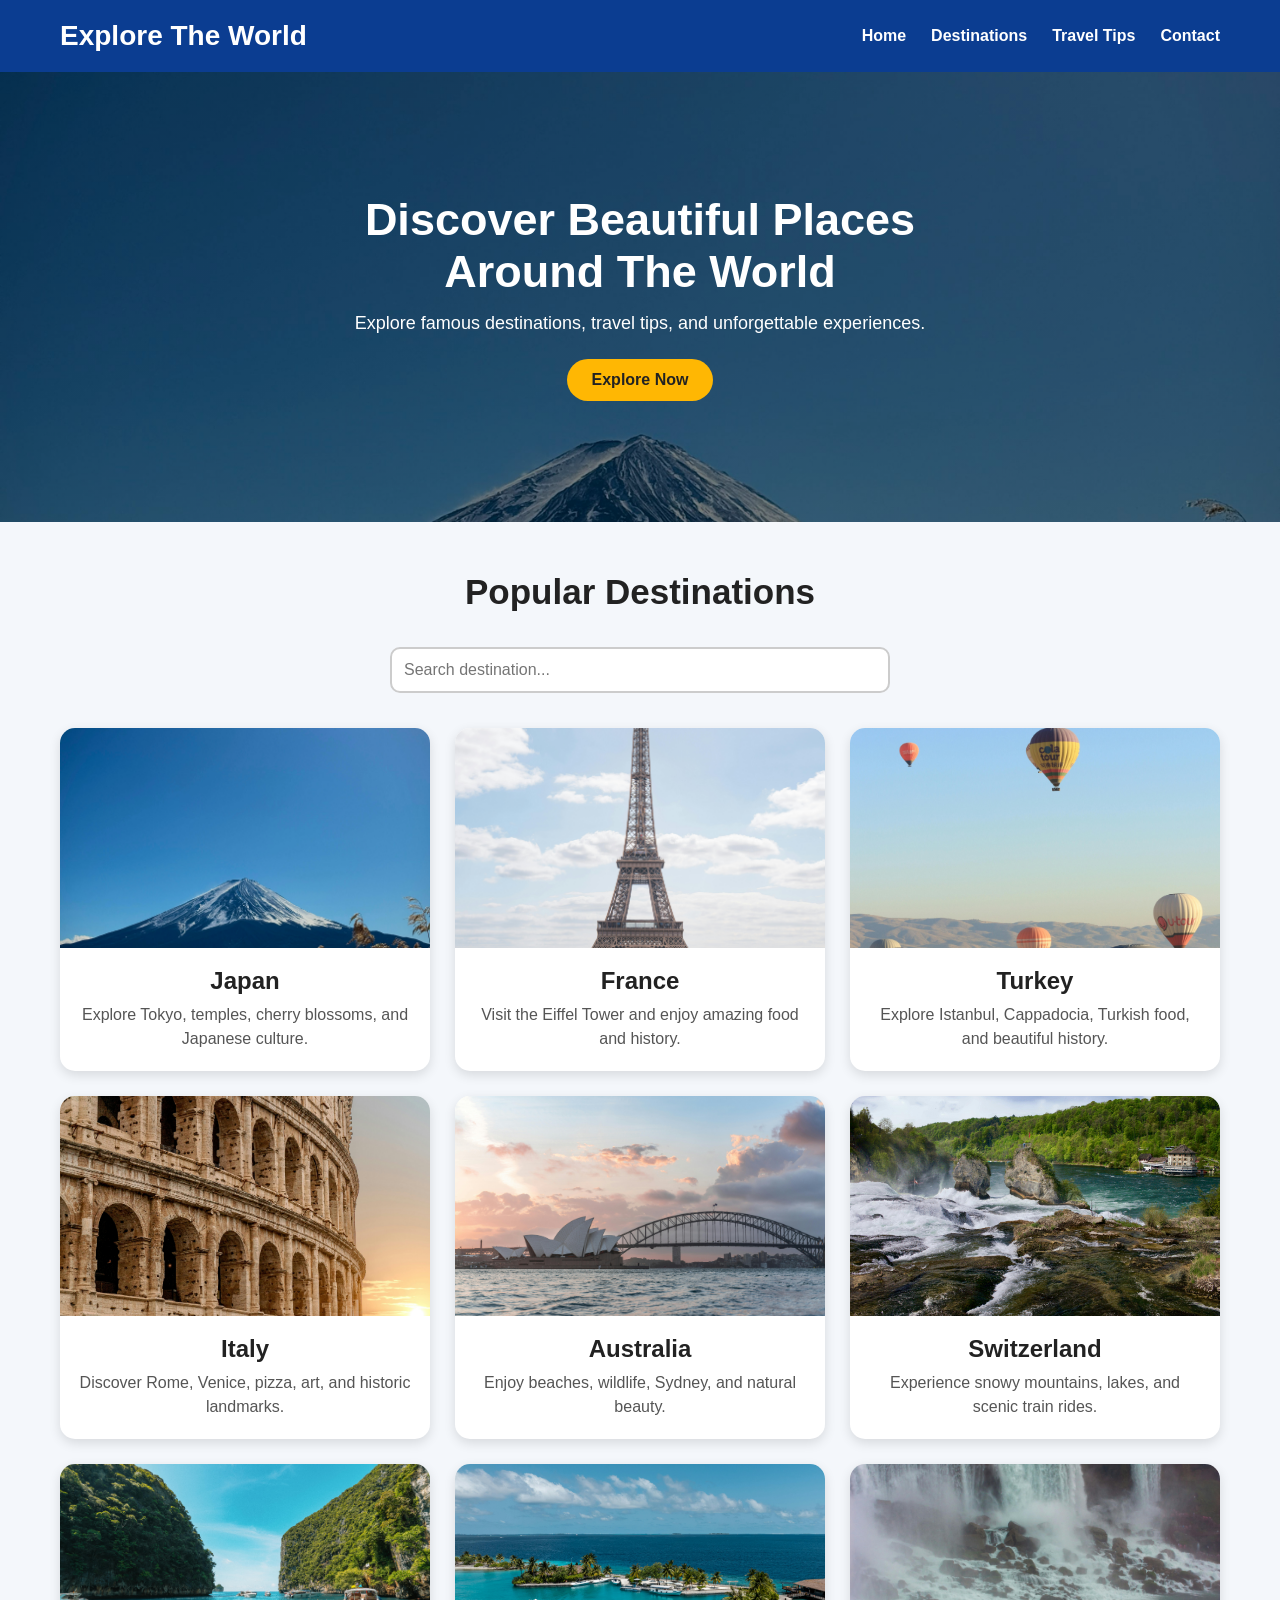
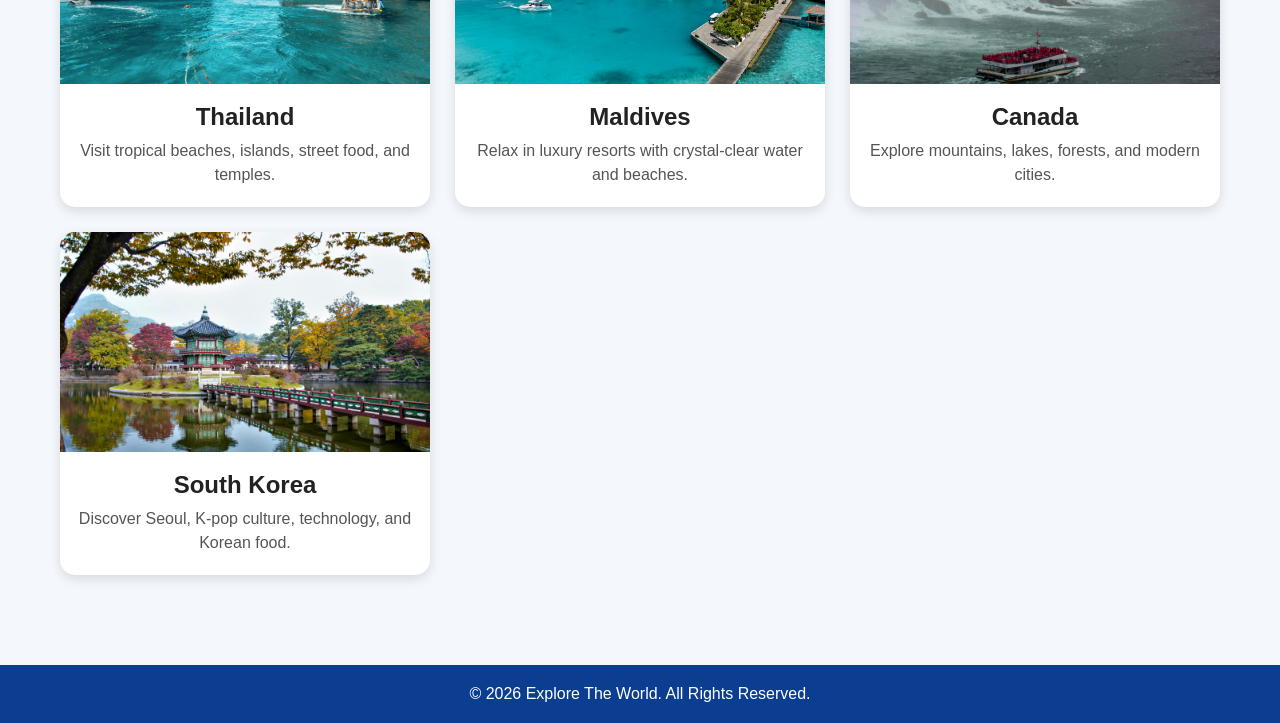
<file: index.html>
<!DOCTYPE html>
<html lang="en">

<head>
    <meta charset="UTF-8">
    <meta name="viewport" content="width=device-width, initial-scale=1.0">
    <title>Explore The World</title>

    <link rel="stylesheet" href="style.css">
</head>

<body>

    <!-- Navigation Bar -->
    <nav>
        <h1>Explore The World</h1>

        <ul>
            <li><a href="#">Home</a></li>
            <li><a href="#">Destinations</a></li>
            <li><a href="#">Travel Tips</a></li>
            <li><a href="#">Contact</a></li>
        </ul>
    </nav>

    <!-- Hero Section -->
    <section class="hero">

        <div class="hero-text">
            <h2>Discover Beautiful Places Around The World</h2>

            <p>
                Explore famous destinations, travel tips, and unforgettable experiences.
            </p>

            <button>Explore Now</button>
        </div>

    </section>

    <!-- Destination Section -->
    <section class="destinations">

        <h2>Popular Destinations</h2>
        <input type="text" id="searchInput" placeholder="Search destination...">

        <div class="cards">

            <a href="japan.html" class="card-link">
    <div class="card">
        <img src="images/japan.jpg" alt="Japan">

        <h3>Japan</h3>

        <p>Explore Tokyo, temples, cherry blossoms, and Japanese culture.</p>
    </div>
</a>


<a href="france.html" class="card-link">
    <div class="card">
        <img src="images/france.jpg" alt="France">

        <h3>France</h3>

        <p>Visit the Eiffel Tower and enjoy amazing food and history.</p>
    </div>
</a>


<a href="turkey.html" class="card-link">
    <div class="card">
        <img src="images/turkey.jpg" alt="Turkey">

        <h3>Turkey</h3>

        <p>Explore Istanbul, Cappadocia, Turkish food, and beautiful history.</p>
    </div>
</a>


<a href="italy.html" class="card-link">
    <div class="card">
        <img src="images/italy.jpg" alt="Italy">

        <h3>Italy</h3>

        <p>Discover Rome, Venice, pizza, art, and historic landmarks.</p>
    </div>
</a>


<a href="australia.html" class="card-link">
    <div class="card">
        <img src="images/australia.jpg" alt="Australia">

        <h3>Australia</h3>

        <p>Enjoy beaches, wildlife, Sydney, and natural beauty.</p>
    </div>
</a>


<a href="switzerland.html" class="card-link">
    <div class="card">
        <img src="images/switzerland.jpg" alt="Switzerland">

        <h3>Switzerland</h3>

        <p>Experience snowy mountains, lakes, and scenic train rides.</p>
    </div>
</a>


<a href="thailand.html" class="card-link">
    <div class="card">
        <img src="images/thailand.jpg" alt="Thailand">

        <h3>Thailand</h3>

        <p>Visit tropical beaches, islands, street food, and temples.</p>
    </div>
</a>


<a href="maldives.html" class="card-link">
    <div class="card">
        <img src="images/maldives.jpg" alt="Maldives">

        <h3>Maldives</h3>

        <p>Relax in luxury resorts with crystal-clear water and beaches.</p>
    </div>
</a>


<a href="canada.html" class="card-link">
    <div class="card">
        <img src="images/canada.jpg" alt="Canada">

        <h3>Canada</h3>

        <p>Explore mountains, lakes, forests, and modern cities.</p>
    </div>
</a>


<a href="southkorea.html" class="card-link">
    <div class="card">
        <img src="images/southkorea.jpg" alt="South Korea">

        <h3>South Korea</h3>

        <p>Discover Seoul, K-pop culture, technology, and Korean food.</p>
    </div>
</a>

        </div>

    </section>

    <script src="script.js"></script>
    <footer>
    <p>© 2026 Explore The World. All Rights Reserved.</p>
</footer>

</body>

</html>
</file>
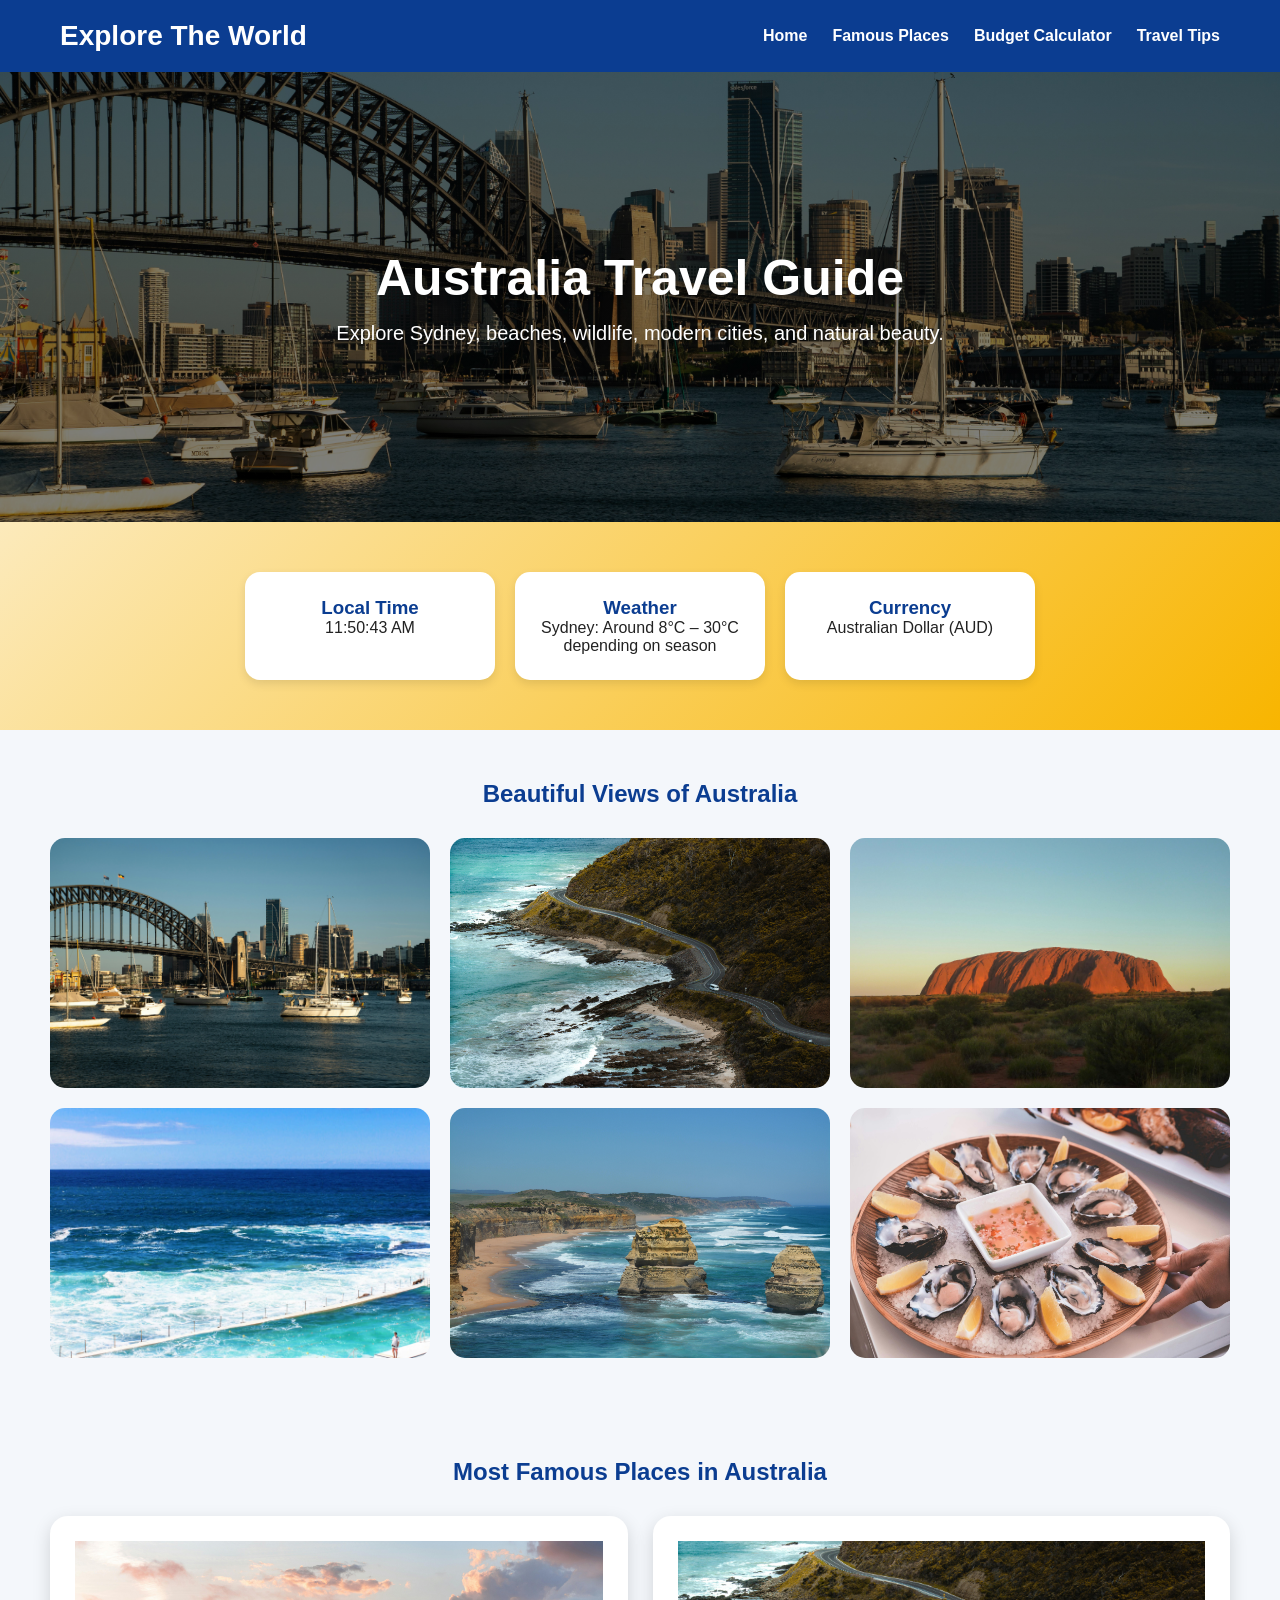
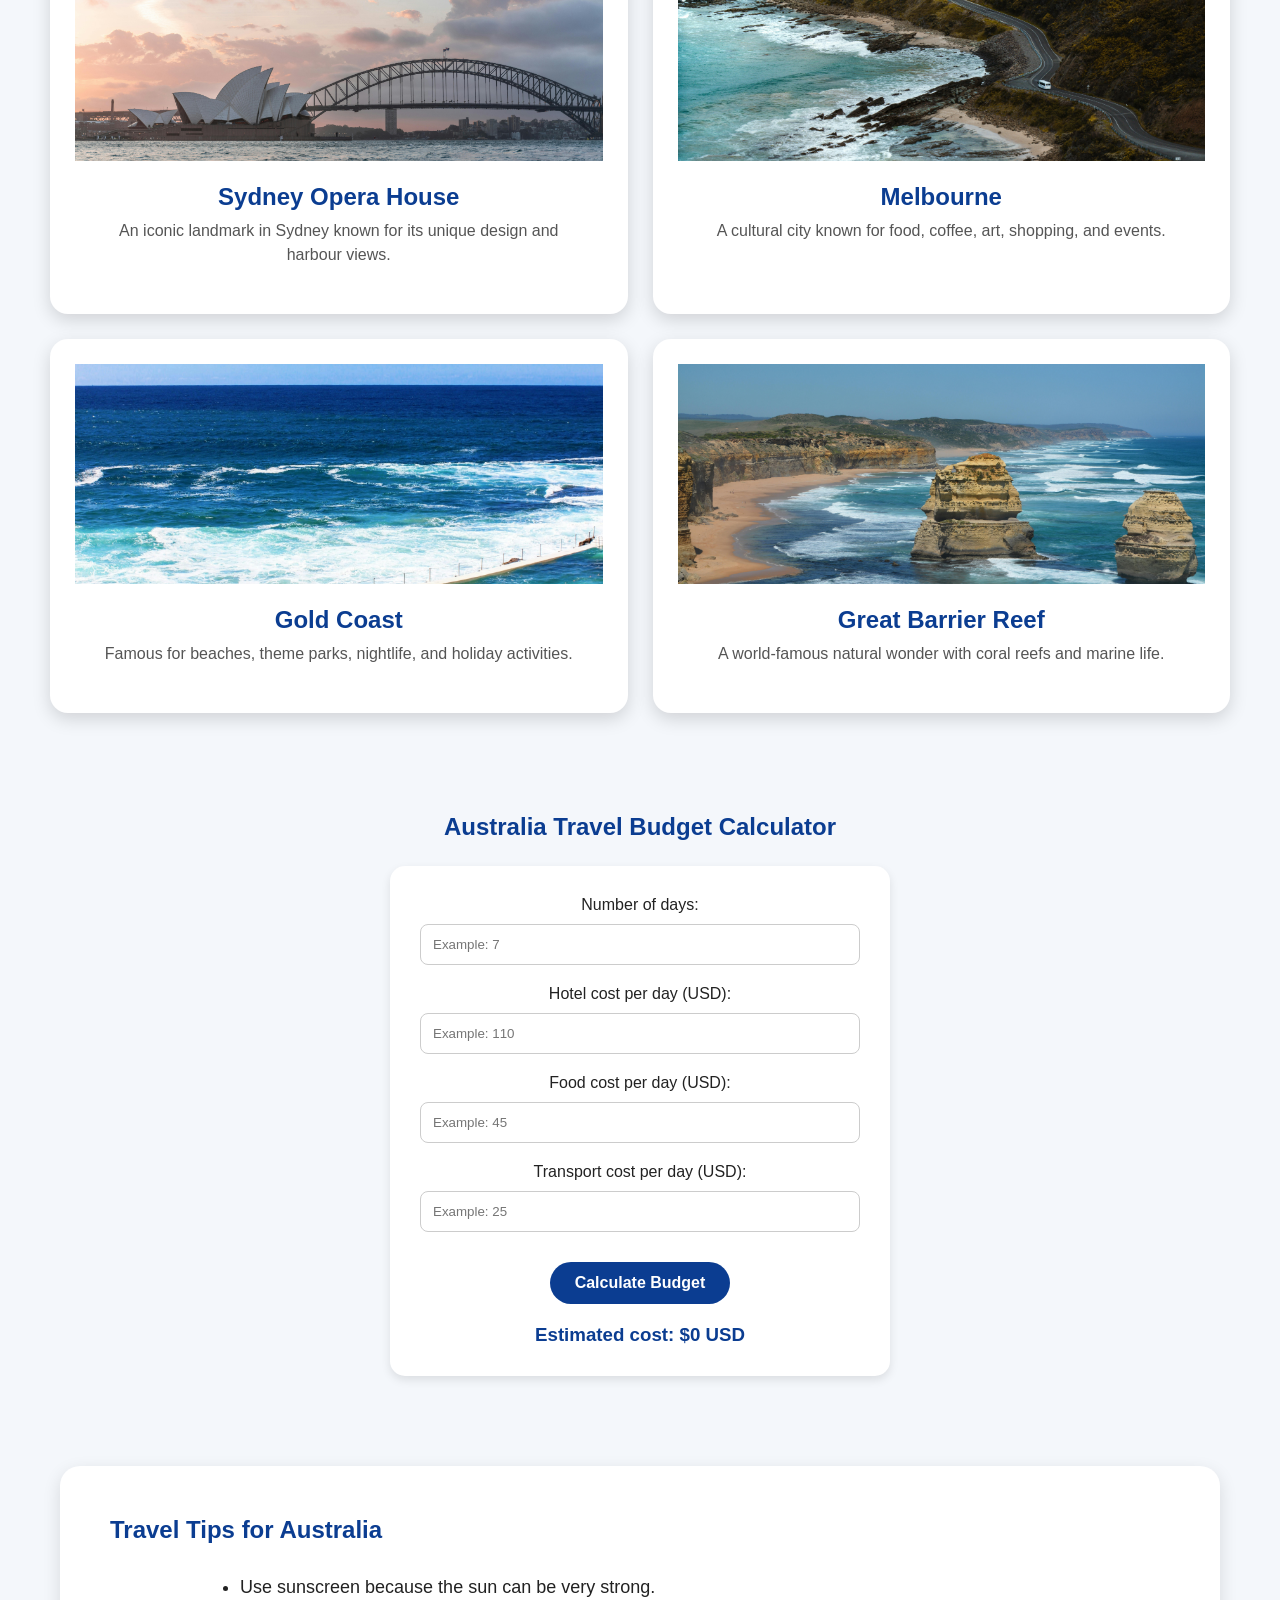
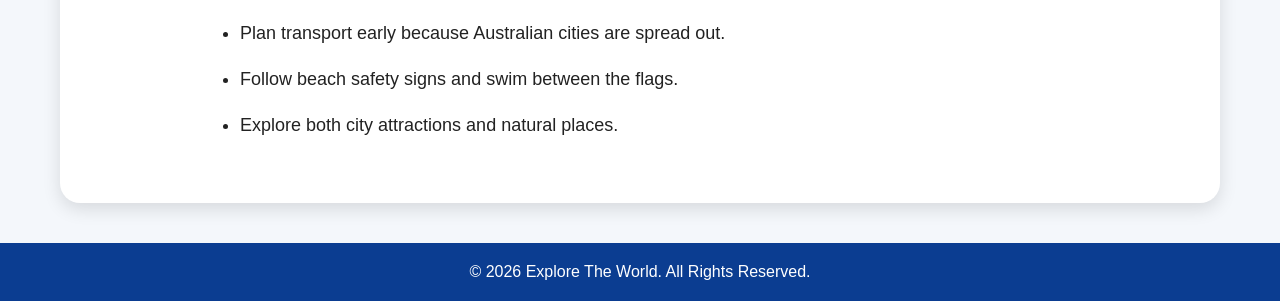
<file: australia.html>
<!DOCTYPE html>
<html lang="en">
<head>
    <meta charset="UTF-8">
    <meta name="viewport" content="width=device-width, initial-scale=1.0">
    <title>Australia Travel Guide</title>
    <link rel="stylesheet" href="style.css">
</head>
<body>

<nav>
    <h1>Explore The World</h1>
    <ul>
        <li><a href="index.html">Home</a></li>
        <li><a href="#places">Famous Places</a></li>
        <li><a href="#budget">Budget Calculator</a></li>
        <li><a href="#tips">Travel Tips</a></li>
    </ul>
</nav>

<section class="country-hero australia-hero">
    <div class="country-hero-text">
        <h2>Australia Travel Guide</h2>
        <p>Explore Sydney, beaches, wildlife, modern cities, and natural beauty.</p>
    </div>
</section>

<section class="quick-info">
    <div class="info-box">
        <h3>Local Time</h3>
        <p class="countryTime" data-timezone="Australia/Sydney">Loading...</p>
    </div>
    <div class="info-box">
        <h3>Weather</h3>
        <p>Sydney: Around 8°C – 30°C depending on season</p>
    </div>
    <div class="info-box">
        <h3>Currency</h3>
        <p>Australian Dollar (AUD)</p>
    </div>
</section>

<section class="gallery-section">
    <h2>Beautiful Views of Australia</h2>
    <div class="gallery">
        <img src="images/australia1.jpg" alt="Australia view 1">
        <img src="images/australia2.jpg" alt="Australia view 2">
        <img src="images/australia3.jpg" alt="Australia view 3">
        <img src="images/australia4.jpg" alt="Australia view 4">
        <img src="images/australia5.jpg" alt="Australia view 5">
        <img src="images/australia6.jpg" alt="Australia view 6">
    </div>
</section>

<section id="places" class="places-section">
    <h2>Most Famous Places in Australia</h2>
    <div class="place-cards">
        <div class="place-card">
            <img src="images/australia.jpg" alt="Sydney Opera House">
            <h3>Sydney Opera House</h3>
            <p>An iconic landmark in Sydney known for its unique design and harbour views.</p>
        </div>
        <div class="place-card">
            <img src="images/australia2.jpg" alt="Melbourne">
            <h3>Melbourne</h3>
            <p>A cultural city known for food, coffee, art, shopping, and events.</p>
        </div>
        <div class="place-card">
            <img src="images/australia4.jpg" alt="Gold Coast">
            <h3>Gold Coast</h3>
            <p>Famous for beaches, theme parks, nightlife, and holiday activities.</p>
        </div>
        <div class="place-card">
            <img src="images/australia5.jpg" alt="Great Barrier Reef">
            <h3>Great Barrier Reef</h3>
            <p>A world-famous natural wonder with coral reefs and marine life.</p>
        </div>
    </div>
</section>

<section id="budget" class="budget-section">
    <h2>Australia Travel Budget Calculator</h2>
    <div class="budget-box">
        <label>Number of days:</label>
        <input type="number" id="days" placeholder="Example: 7">
        <label>Hotel cost per day (USD):</label>
        <input type="number" id="hotel" placeholder="Example: 110">
        <label>Food cost per day (USD):</label>
        <input type="number" id="food" placeholder="Example: 45">
        <label>Transport cost per day (USD):</label>
        <input type="number" id="transport" placeholder="Example: 25">
        <button onclick="calculateBudget()">Calculate Budget</button>
        <h3 id="totalCost">Estimated cost: $0 USD</h3>
    </div>
</section>

<section id="tips" class="tips-section">
    <h2>Travel Tips for Australia</h2>
    <ul>
        <li>Use sunscreen because the sun can be very strong.</li>
        <li>Plan transport early because Australian cities are spread out.</li>
        <li>Follow beach safety signs and swim between the flags.</li>
        <li>Explore both city attractions and natural places.</li>
    </ul>
</section>

<footer>
    <p>© 2026 Explore The World. All Rights Reserved.</p>
</footer>

<script src="script.js"></script>
</body>
</html>
</file>
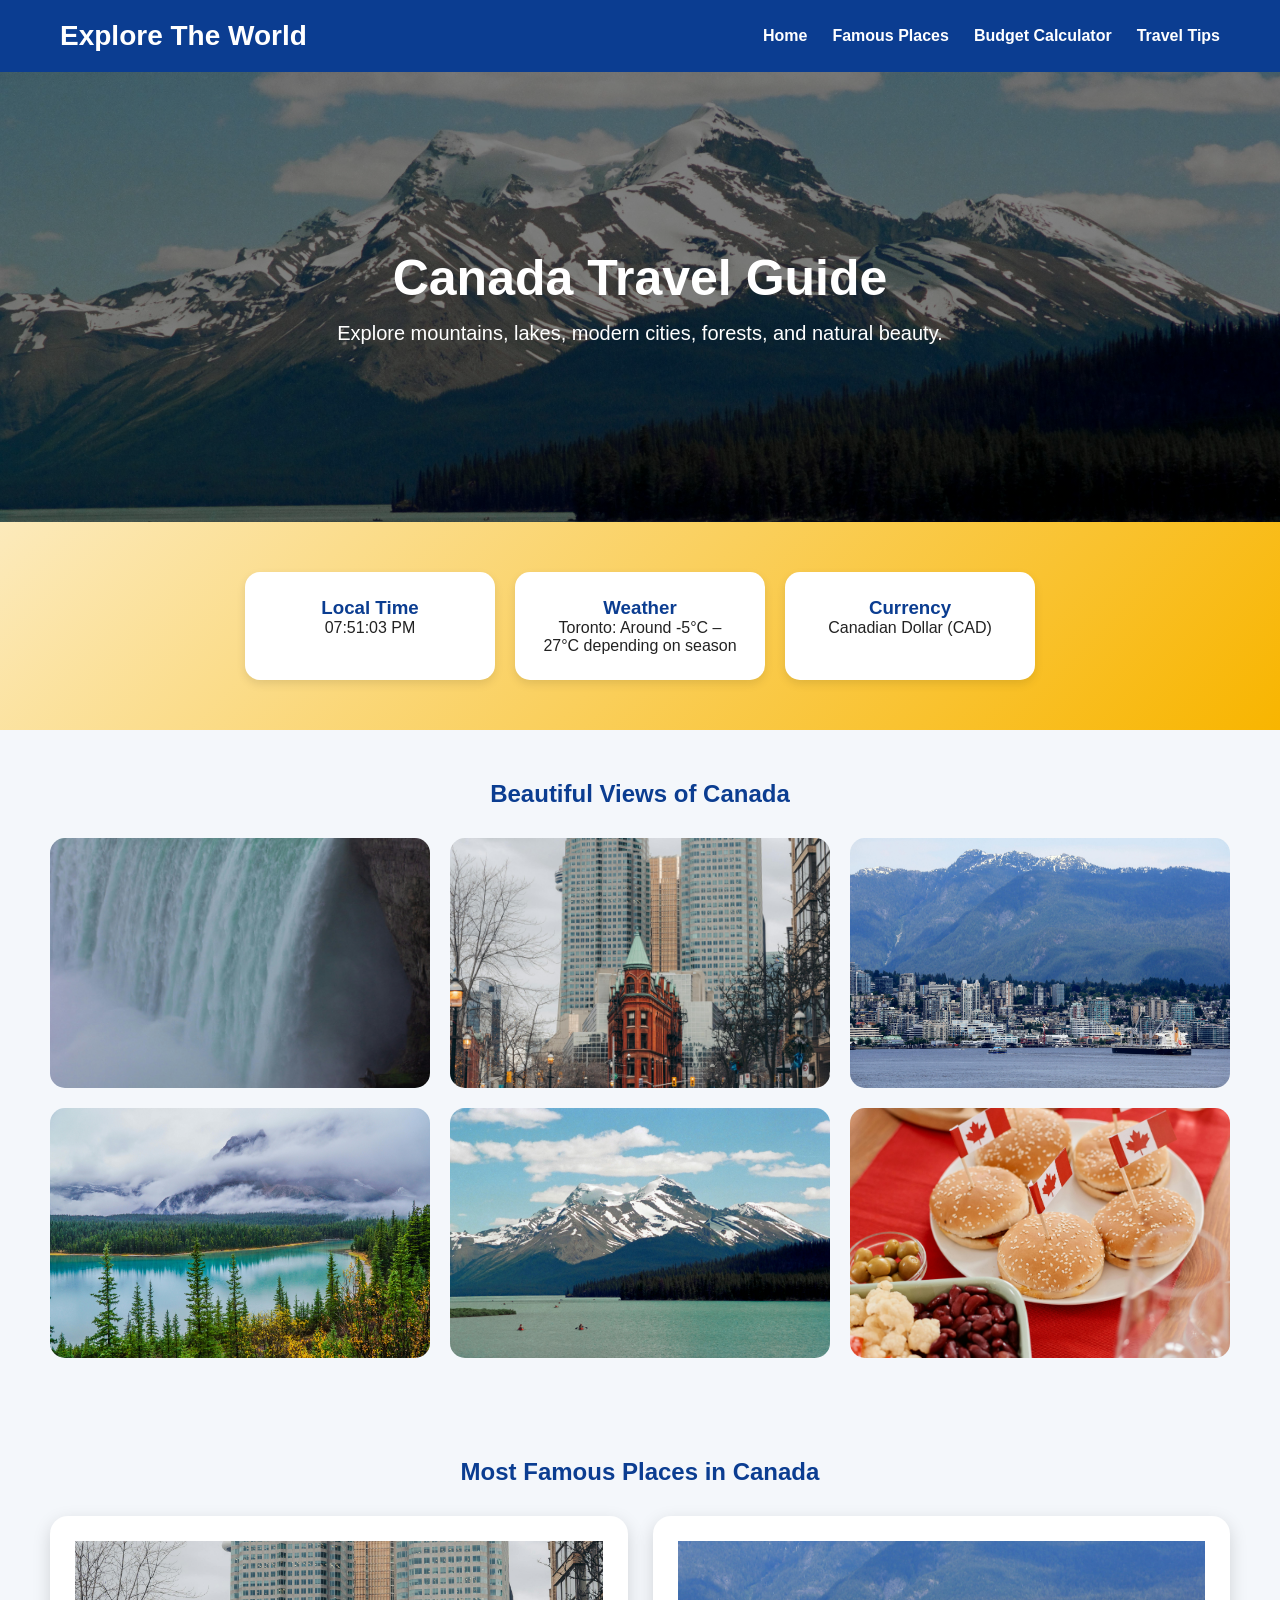
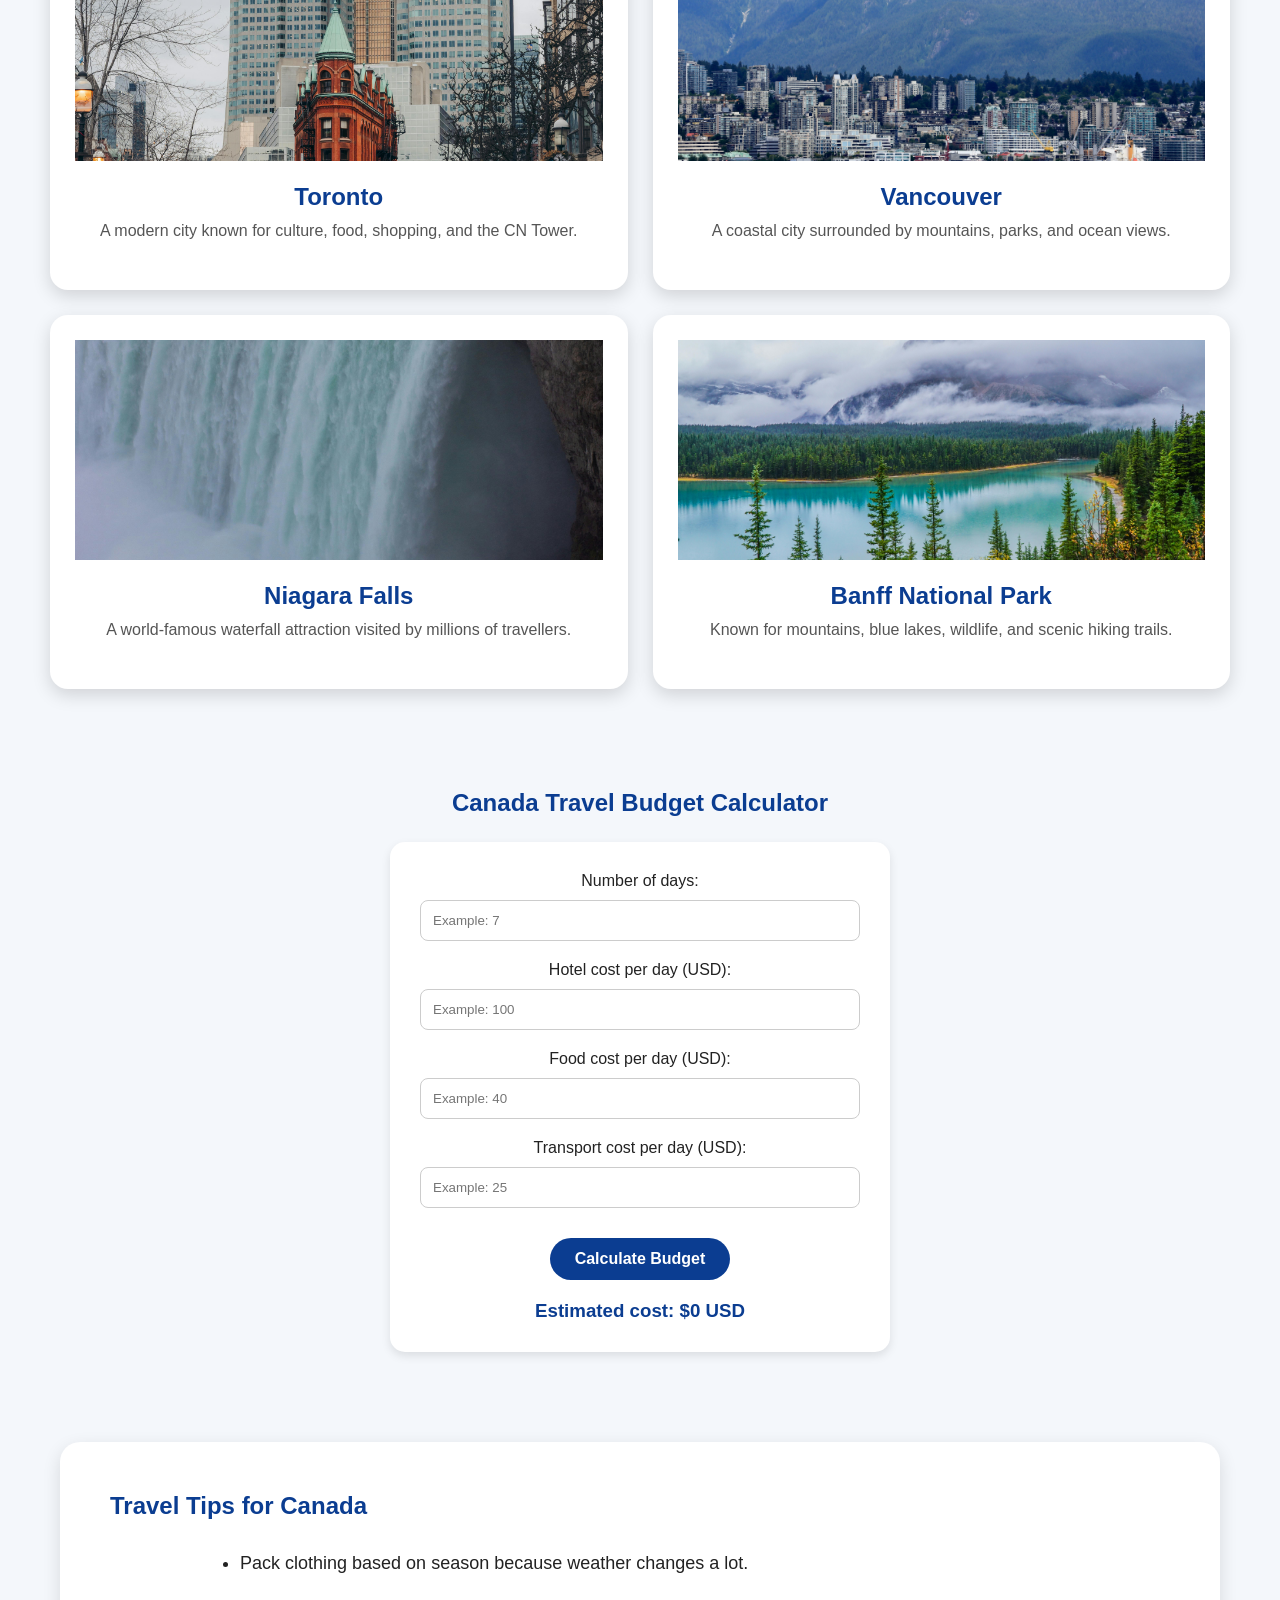
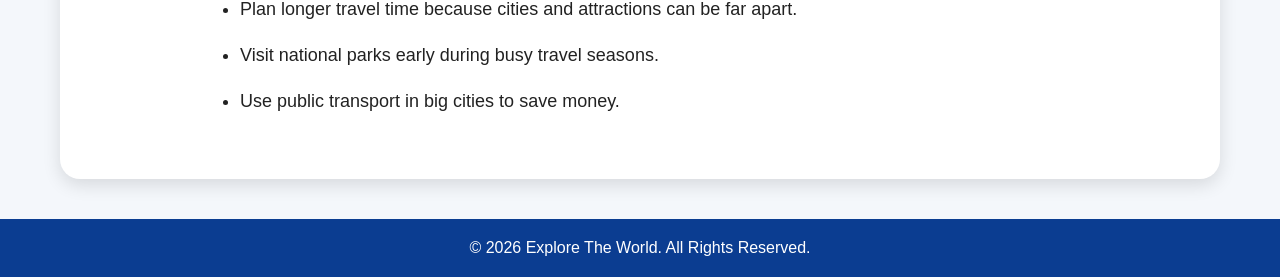
<file: canada.html>
<!DOCTYPE html>
<html lang="en">
<head>
    <meta charset="UTF-8">
    <meta name="viewport" content="width=device-width, initial-scale=1.0">
    <title>Canada Travel Guide</title>
    <link rel="stylesheet" href="style.css">
</head>
<body>

<nav>
    <h1>Explore The World</h1>
    <ul>
        <li><a href="index.html">Home</a></li>
        <li><a href="#places">Famous Places</a></li>
        <li><a href="#budget">Budget Calculator</a></li>
        <li><a href="#tips">Travel Tips</a></li>
    </ul>
</nav>

<section class="country-hero canada-hero">
    <div class="country-hero-text">
        <h2>Canada Travel Guide</h2>
        <p>Explore mountains, lakes, modern cities, forests, and natural beauty.</p>
    </div>
</section>

<section class="quick-info">
    <div class="info-box">
        <h3>Local Time</h3>
        <p class="countryTime" data-timezone="America/Toronto">Loading...</p>
    </div>
    <div class="info-box">
        <h3>Weather</h3>
        <p>Toronto: Around -5°C – 27°C depending on season</p>
    </div>
    <div class="info-box">
        <h3>Currency</h3>
        <p>Canadian Dollar (CAD)</p>
    </div>
</section>

<section class="gallery-section">
    <h2>Beautiful Views of Canada</h2>
    <div class="gallery">
        <img src="images/canada1.jpg" alt="Canada view 1">
        <img src="images/canada2.jpg" alt="Canada view 2">
        <img src="images/canada3.jpg" alt="Canada view 3">
        <img src="images/canada4.jpg" alt="Canada view 4">
        <img src="images/canada5.jpg" alt="Canada view 5">
        <img src="images/canada6.jpg" alt="Canada view 6">
    </div>
</section>

<section id="places" class="places-section">
    <h2>Most Famous Places in Canada</h2>
    <div class="place-cards">
        <div class="place-card">
            <img src="images/canada2.jpg" alt="Toronto">
            <h3>Toronto</h3>
            <p>A modern city known for culture, food, shopping, and the CN Tower.</p>
        </div>
        <div class="place-card">
            <img src="images/canada3.jpg" alt="Vancouver">
            <h3>Vancouver</h3>
            <p>A coastal city surrounded by mountains, parks, and ocean views.</p>
        </div>
        <div class="place-card">
            <img src="images/canada1.jpg" alt="Niagara Falls">
            <h3>Niagara Falls</h3>
            <p>A world-famous waterfall attraction visited by millions of travellers.</p>
        </div>
        <div class="place-card">
            <img src="images/canada4.jpg" alt="Banff National Park">
            <h3>Banff National Park</h3>
            <p>Known for mountains, blue lakes, wildlife, and scenic hiking trails.</p>
        </div>
    </div>
</section>

<section id="budget" class="budget-section">
    <h2>Canada Travel Budget Calculator</h2>
    <div class="budget-box">
        <label>Number of days:</label>
        <input type="number" id="days" placeholder="Example: 7">
        <label>Hotel cost per day (USD):</label>
        <input type="number" id="hotel" placeholder="Example: 100">
        <label>Food cost per day (USD):</label>
        <input type="number" id="food" placeholder="Example: 40">
        <label>Transport cost per day (USD):</label>
        <input type="number" id="transport" placeholder="Example: 25">
        <button onclick="calculateBudget()">Calculate Budget</button>
        <h3 id="totalCost">Estimated cost: $0 USD</h3>
    </div>
</section>

<section id="tips" class="tips-section">
    <h2>Travel Tips for Canada</h2>
    <ul>
        <li>Pack clothing based on season because weather changes a lot.</li>
        <li>Plan longer travel time because cities and attractions can be far apart.</li>
        <li>Visit national parks early during busy travel seasons.</li>
        <li>Use public transport in big cities to save money.</li>
    </ul>
</section>

<footer>
    <p>© 2026 Explore The World. All Rights Reserved.</p>
</footer>

<script src="script.js"></script>
</body>
</html>
</file>
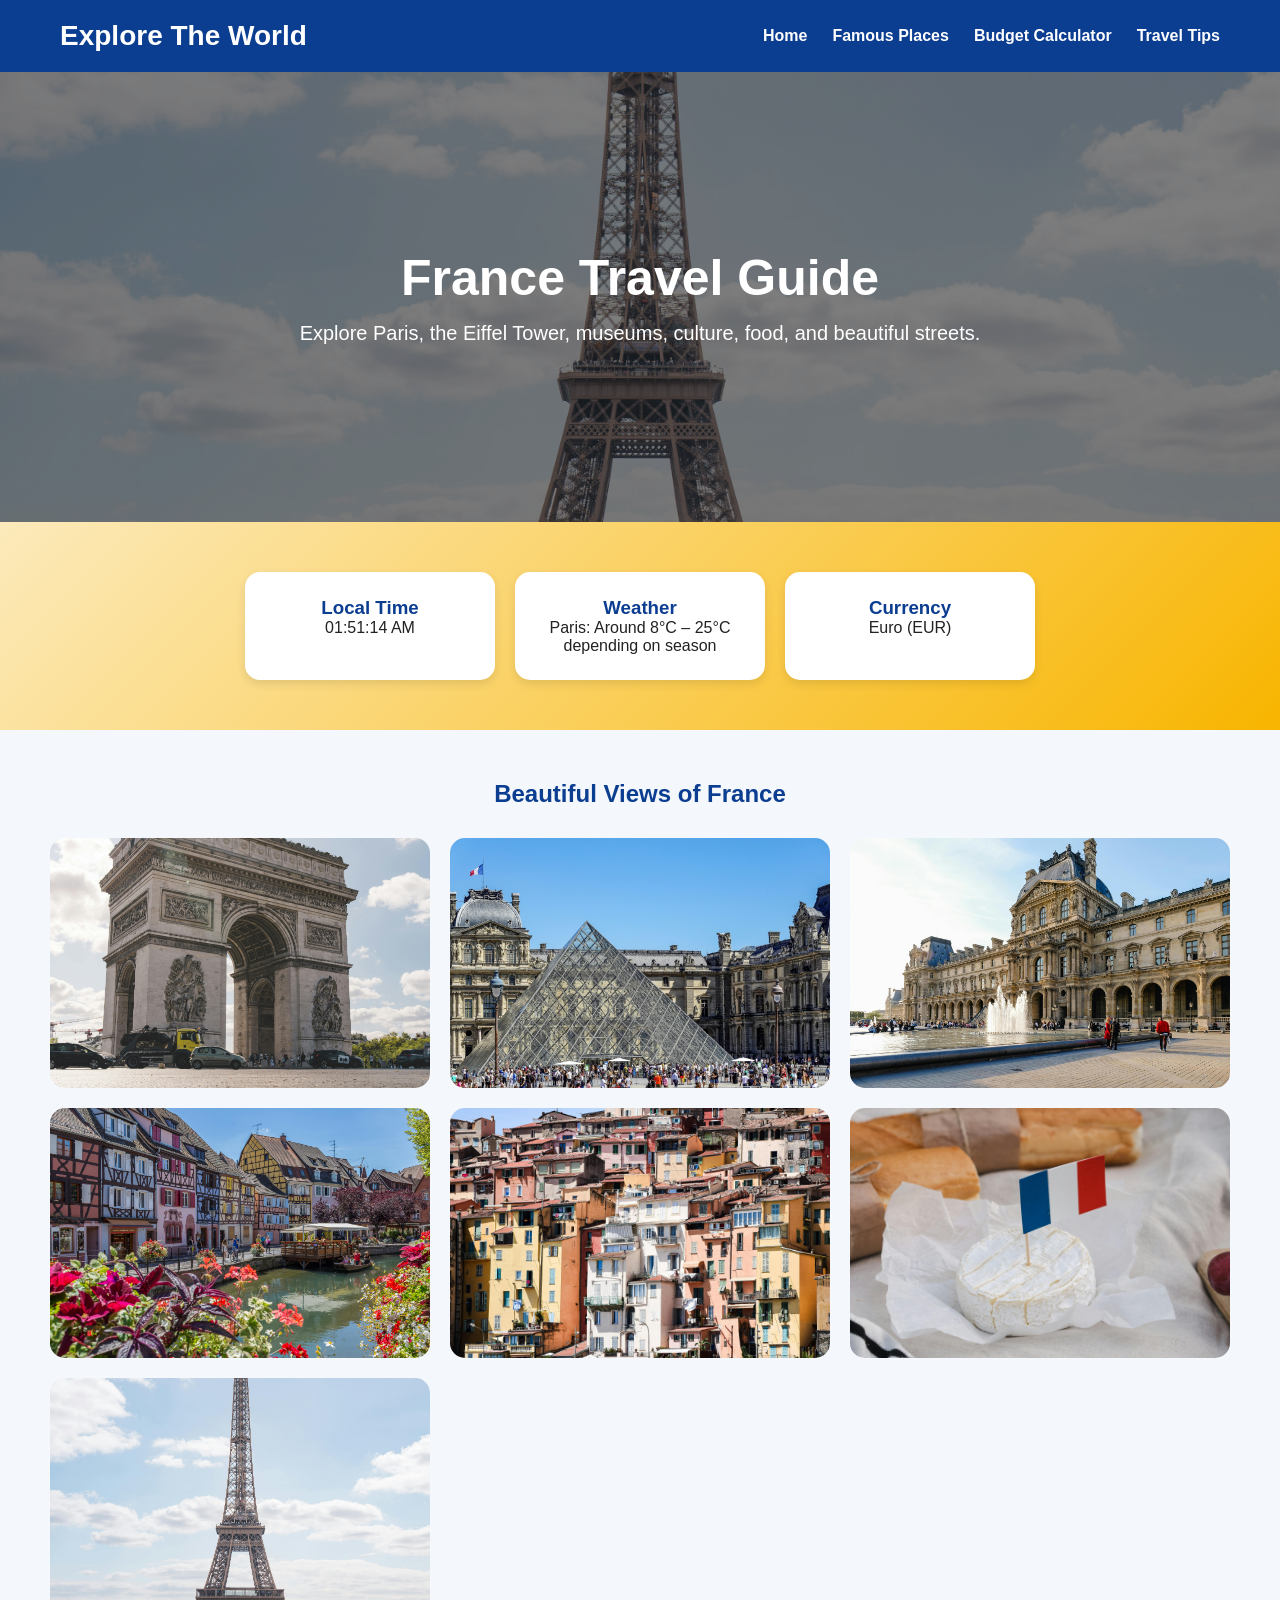
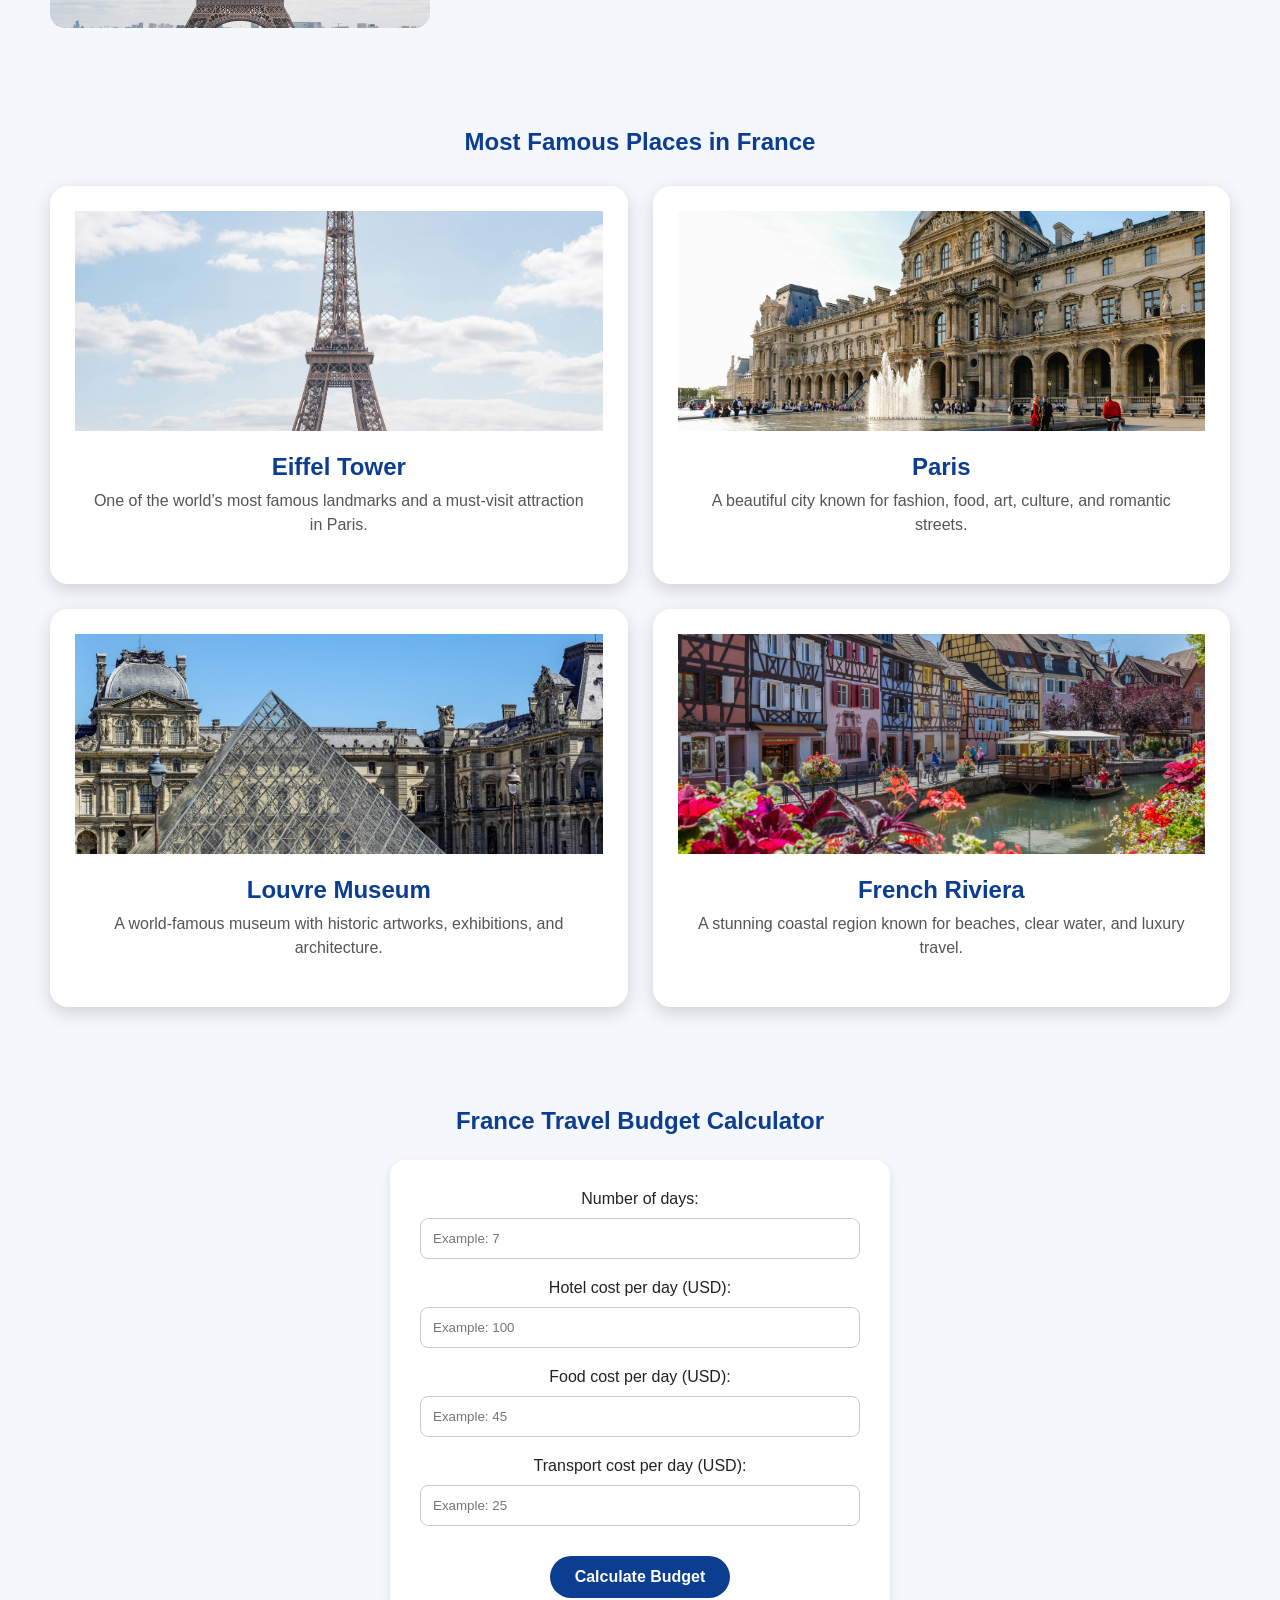
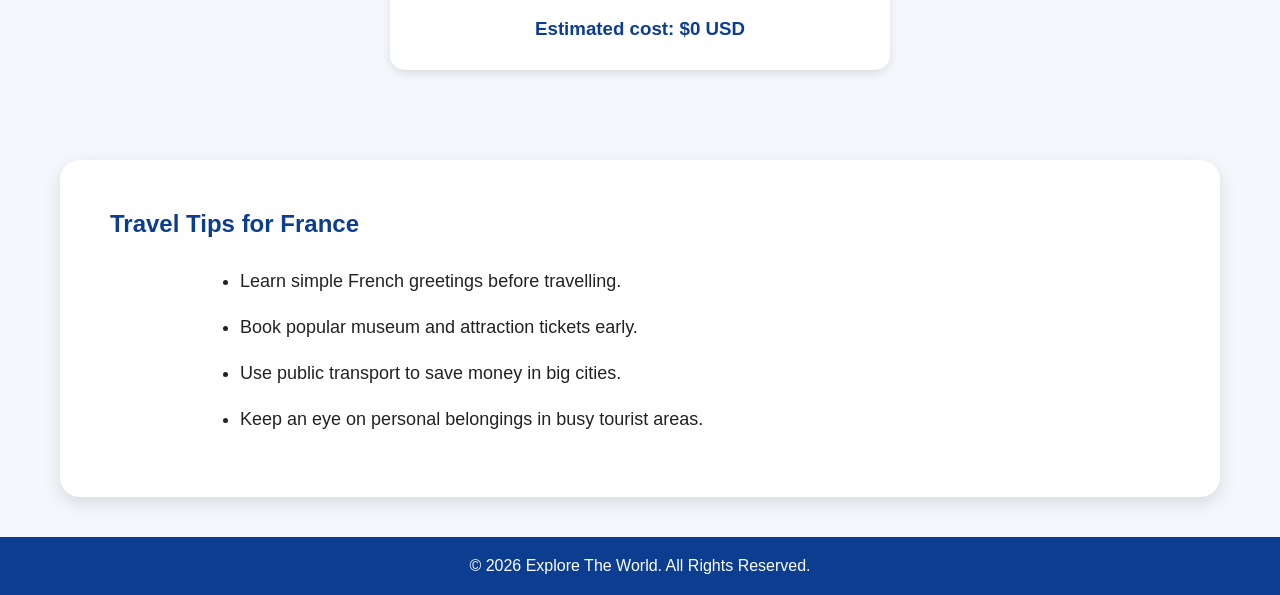
<file: france.html>
<!DOCTYPE html>
<html lang="en">
<head>
    <meta charset="UTF-8">
    <meta name="viewport" content="width=device-width, initial-scale=1.0">
    <title>France Travel Guide</title>
    <link rel="stylesheet" href="style.css">
</head>
<body>

<nav>
    <h1>Explore The World</h1>
    <ul>
        <li><a href="index.html">Home</a></li>
        <li><a href="#places">Famous Places</a></li>
        <li><a href="#budget">Budget Calculator</a></li>
        <li><a href="#tips">Travel Tips</a></li>
    </ul>
</nav>

<section class="country-hero france-hero">
    <div class="country-hero-text">
        <h2>France Travel Guide</h2>
        <p>Explore Paris, the Eiffel Tower, museums, culture, food, and beautiful streets.</p>
    </div>
</section>

<section class="quick-info">
    <div class="info-box">
        <h3>Local Time</h3>
        <p class="countryTime" data-timezone="Europe/Paris">Loading...</p>
    </div>

    <div class="info-box">
        <h3>Weather</h3>
        <p>Paris: Around 8°C – 25°C depending on season</p>
    </div>

    <div class="info-box">
        <h3>Currency</h3>
        <p>Euro (EUR)</p>
    </div>
</section>

<section class="gallery-section">
    <h2>Beautiful Views of France</h2>
    <div class="gallery">
        <img src="images/france1.jpg" alt="France view 1">
        <img src="images/france2.jpg" alt="France view 2">
        <img src="images/france3.jpg" alt="France view 3">
        <img src="images/france4.jpg" alt="France view 4">
        <img src="images/france5.jpg" alt="France view 5">
        <img src="images/france6.jpg" alt="France view 6">
        <img src="images/france.jpg" alt="France main">
    </div>
</section>

<section id="places" class="places-section">
    <h2>Most Famous Places in France</h2>

    <div class="place-cards">
        <div class="place-card">
            <img src="images/france.jpg" alt="Eiffel Tower">
            <h3>Eiffel Tower</h3>
            <p>One of the world’s most famous landmarks and a must-visit attraction in Paris.</p>
        </div>

        <div class="place-card">
            <img src="images/france3.jpg" alt="Paris">
            <h3>Paris</h3>
            <p>A beautiful city known for fashion, food, art, culture, and romantic streets.</p>
        </div>

        <div class="place-card">
            <img src="images/france2.jpg" alt="Louvre Museum">
            <h3>Louvre Museum</h3>
            <p>A world-famous museum with historic artworks, exhibitions, and architecture.</p>
        </div>

        <div class="place-card">
            <img src="images/france4.jpg" alt="French Riviera">
            <h3>French Riviera</h3>
            <p>A stunning coastal region known for beaches, clear water, and luxury travel.</p>
        </div>
    </div>
</section>

<section id="budget" class="budget-section">
    <h2>France Travel Budget Calculator</h2>

    <div class="budget-box">
        <label>Number of days:</label>
        <input type="number" id="days" placeholder="Example: 7">

        <label>Hotel cost per day (USD):</label>
        <input type="number" id="hotel" placeholder="Example: 100">

        <label>Food cost per day (USD):</label>
        <input type="number" id="food" placeholder="Example: 45">

        <label>Transport cost per day (USD):</label>
        <input type="number" id="transport" placeholder="Example: 25">

        <button onclick="calculateBudget()">Calculate Budget</button>

        <h3 id="totalCost">Estimated cost: $0 USD</h3>
    </div>
</section>

<section id="tips" class="tips-section">
    <h2>Travel Tips for France</h2>
    <ul>
        <li>Learn simple French greetings before travelling.</li>
        <li>Book popular museum and attraction tickets early.</li>
        <li>Use public transport to save money in big cities.</li>
        <li>Keep an eye on personal belongings in busy tourist areas.</li>
    </ul>
</section>

<footer>
    <p>© 2026 Explore The World. All Rights Reserved.</p>
</footer>

<script src="script.js"></script>
</body>
</html>
</file>
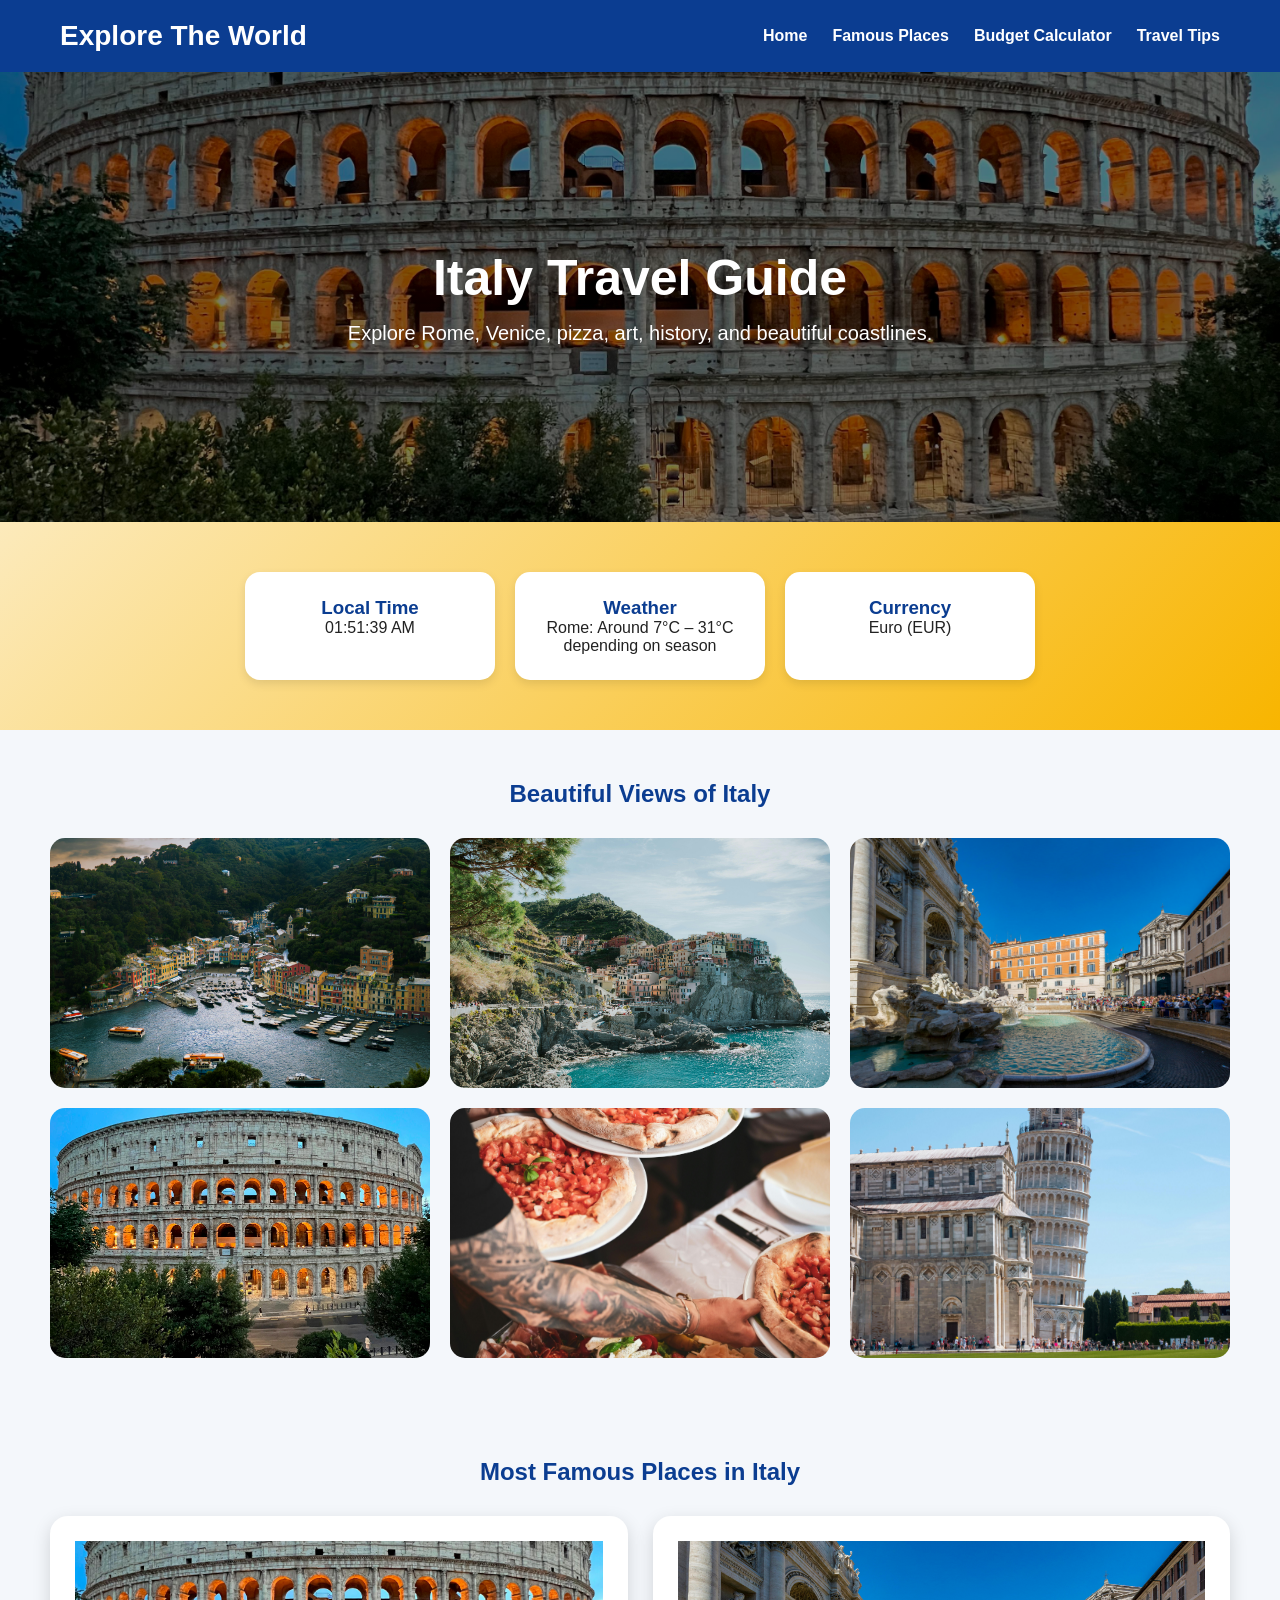
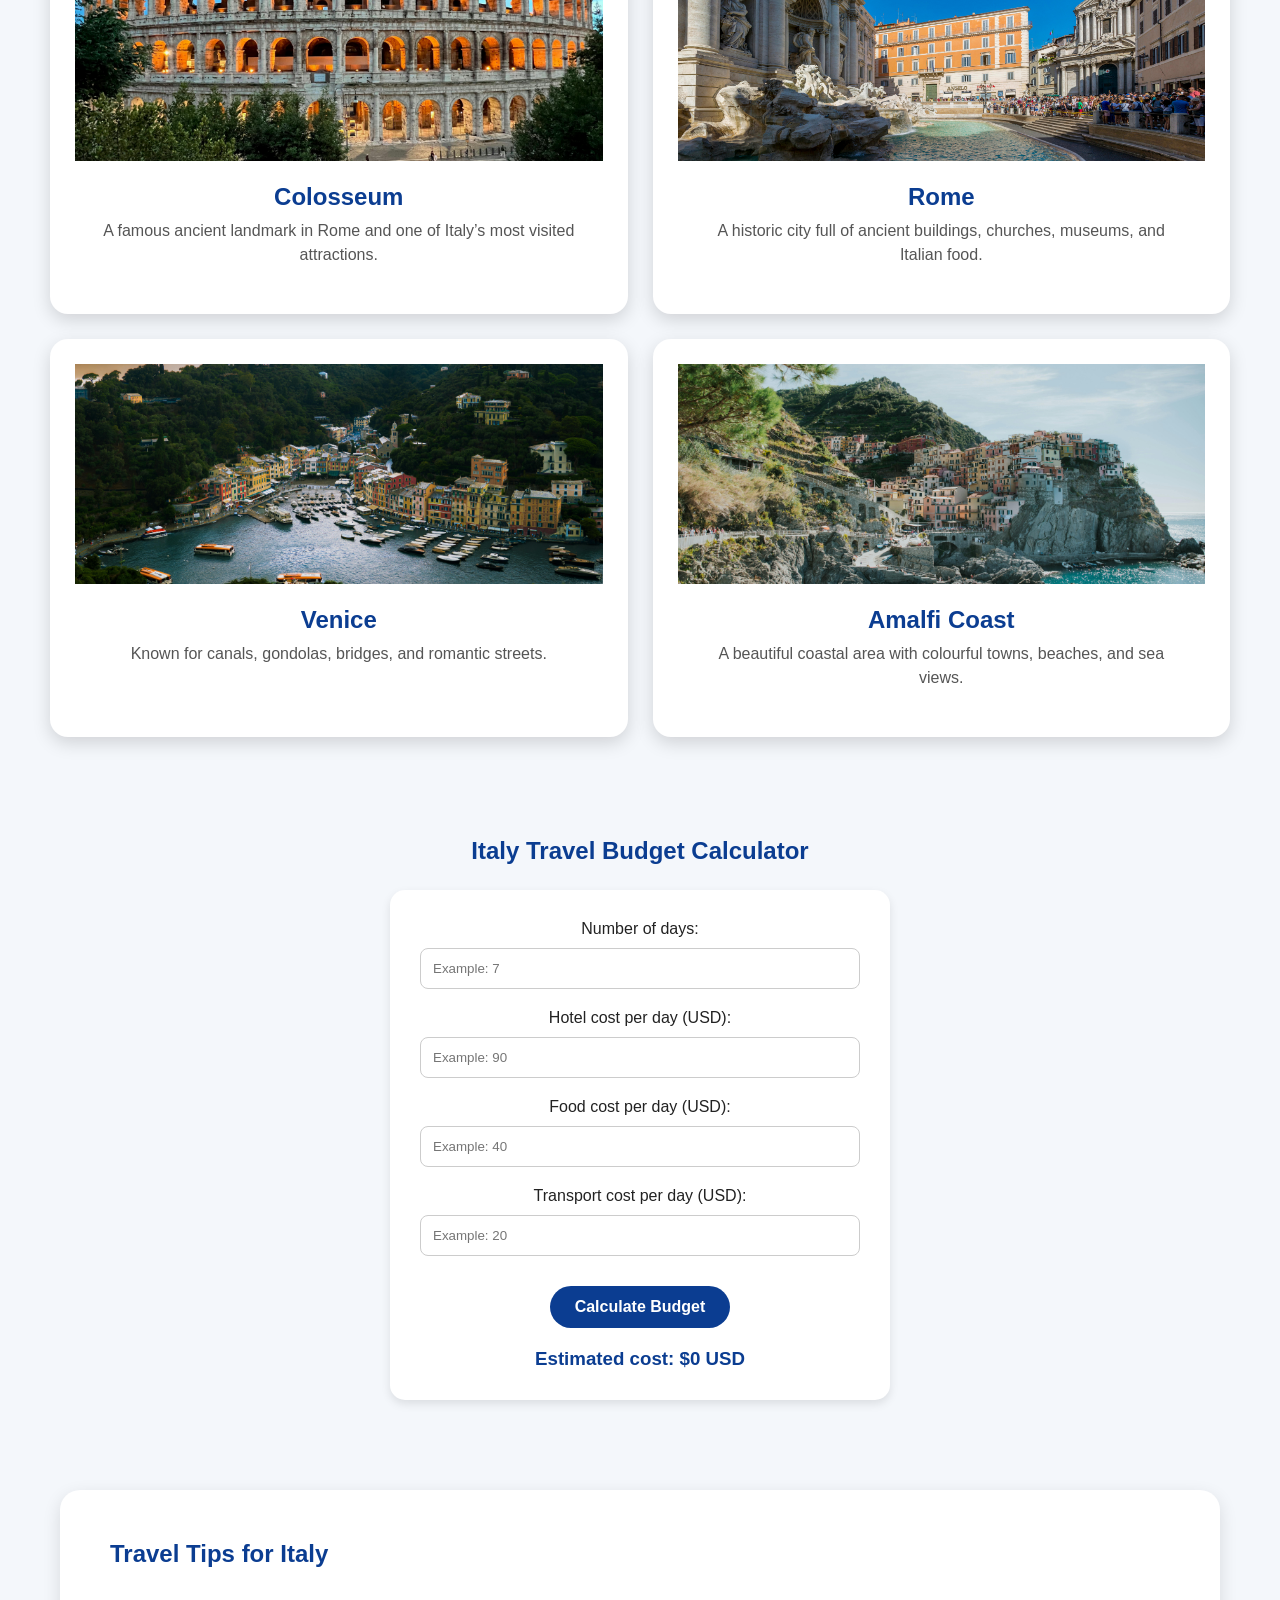
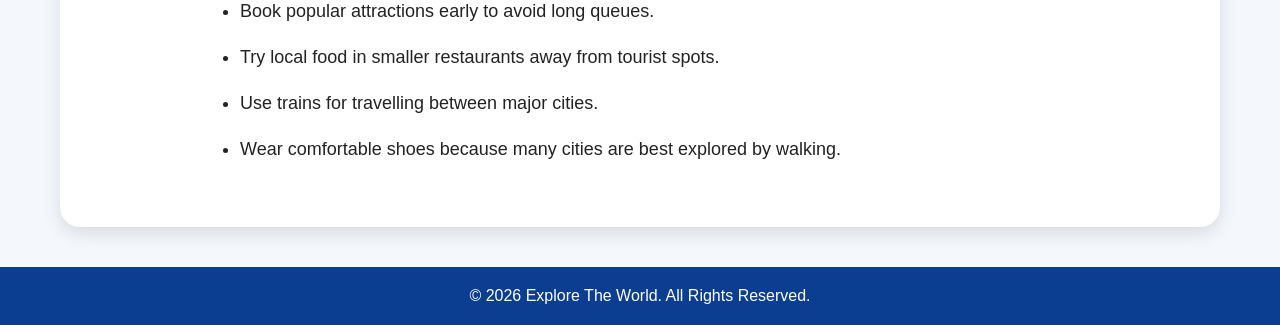
<file: italy.html>
<!DOCTYPE html>
<html lang="en">
<head>
    <meta charset="UTF-8">
    <meta name="viewport" content="width=device-width, initial-scale=1.0">
    <title>Italy Travel Guide</title>
    <link rel="stylesheet" href="style.css">
</head>
<body>

<nav>
    <h1>Explore The World</h1>
    <ul>
        <li><a href="index.html">Home</a></li>
        <li><a href="#places">Famous Places</a></li>
        <li><a href="#budget">Budget Calculator</a></li>
        <li><a href="#tips">Travel Tips</a></li>
    </ul>
</nav>

<section class="country-hero italy-hero">
    <div class="country-hero-text">
        <h2>Italy Travel Guide</h2>
        <p>Explore Rome, Venice, pizza, art, history, and beautiful coastlines.</p>
    </div>
</section>

<section class="quick-info">
    <div class="info-box">
        <h3>Local Time</h3>
        <p class="countryTime" data-timezone="Europe/Rome">Loading...</p>
    </div>
    <div class="info-box">
        <h3>Weather</h3>
        <p>Rome: Around 7°C – 31°C depending on season</p>
    </div>
    <div class="info-box">
        <h3>Currency</h3>
        <p>Euro (EUR)</p>
    </div>
</section>

<section class="gallery-section">
    <h2>Beautiful Views of Italy</h2>
    <div class="gallery">
        <img src="images/italy1.jpg" alt="Italy view 1">
        <img src="images/italy2.jpg" alt="Italy view 2">
        <img src="images/italy3.jpg" alt="Italy view 3">
        <img src="images/italy4.jpg" alt="Italy view 4">
        <img src="images/italy5.jpg" alt="Italy view 5">
        <img src="images/italy6.jpg" alt="Italy view 6">
    </div>
</section>

<section id="places" class="places-section">
    <h2>Most Famous Places in Italy</h2>
    <div class="place-cards">
        <div class="place-card">
            <img src="images/italy4.jpg" alt="Colosseum">
            <h3>Colosseum</h3>
            <p>A famous ancient landmark in Rome and one of Italy’s most visited attractions.</p>
        </div>
        <div class="place-card">
            <img src="images/italy3.jpg" alt="Rome">
            <h3>Rome</h3>
            <p>A historic city full of ancient buildings, churches, museums, and Italian food.</p>
        </div>
        <div class="place-card">
            <img src="images/italy1.jpg" alt="Venice">
            <h3>Venice</h3>
            <p>Known for canals, gondolas, bridges, and romantic streets.</p>
        </div>
        <div class="place-card">
            <img src="images/italy2.jpg" alt="Amalfi Coast">
            <h3>Amalfi Coast</h3>
            <p>A beautiful coastal area with colourful towns, beaches, and sea views.</p>
        </div>
    </div>
</section>

<section id="budget" class="budget-section">
    <h2>Italy Travel Budget Calculator</h2>
    <div class="budget-box">
        <label>Number of days:</label>
        <input type="number" id="days" placeholder="Example: 7">
        <label>Hotel cost per day (USD):</label>
        <input type="number" id="hotel" placeholder="Example: 90">
        <label>Food cost per day (USD):</label>
        <input type="number" id="food" placeholder="Example: 40">
        <label>Transport cost per day (USD):</label>
        <input type="number" id="transport" placeholder="Example: 20">
        <button onclick="calculateBudget()">Calculate Budget</button>
        <h3 id="totalCost">Estimated cost: $0 USD</h3>
    </div>
</section>

<section id="tips" class="tips-section">
    <h2>Travel Tips for Italy</h2>
    <ul>
        <li>Book popular attractions early to avoid long queues.</li>
        <li>Try local food in smaller restaurants away from tourist spots.</li>
        <li>Use trains for travelling between major cities.</li>
        <li>Wear comfortable shoes because many cities are best explored by walking.</li>
    </ul>
</section>

<footer>
    <p>© 2026 Explore The World. All Rights Reserved.</p>
</footer>

<script src="script.js"></script>
</body>
</html>
</file>
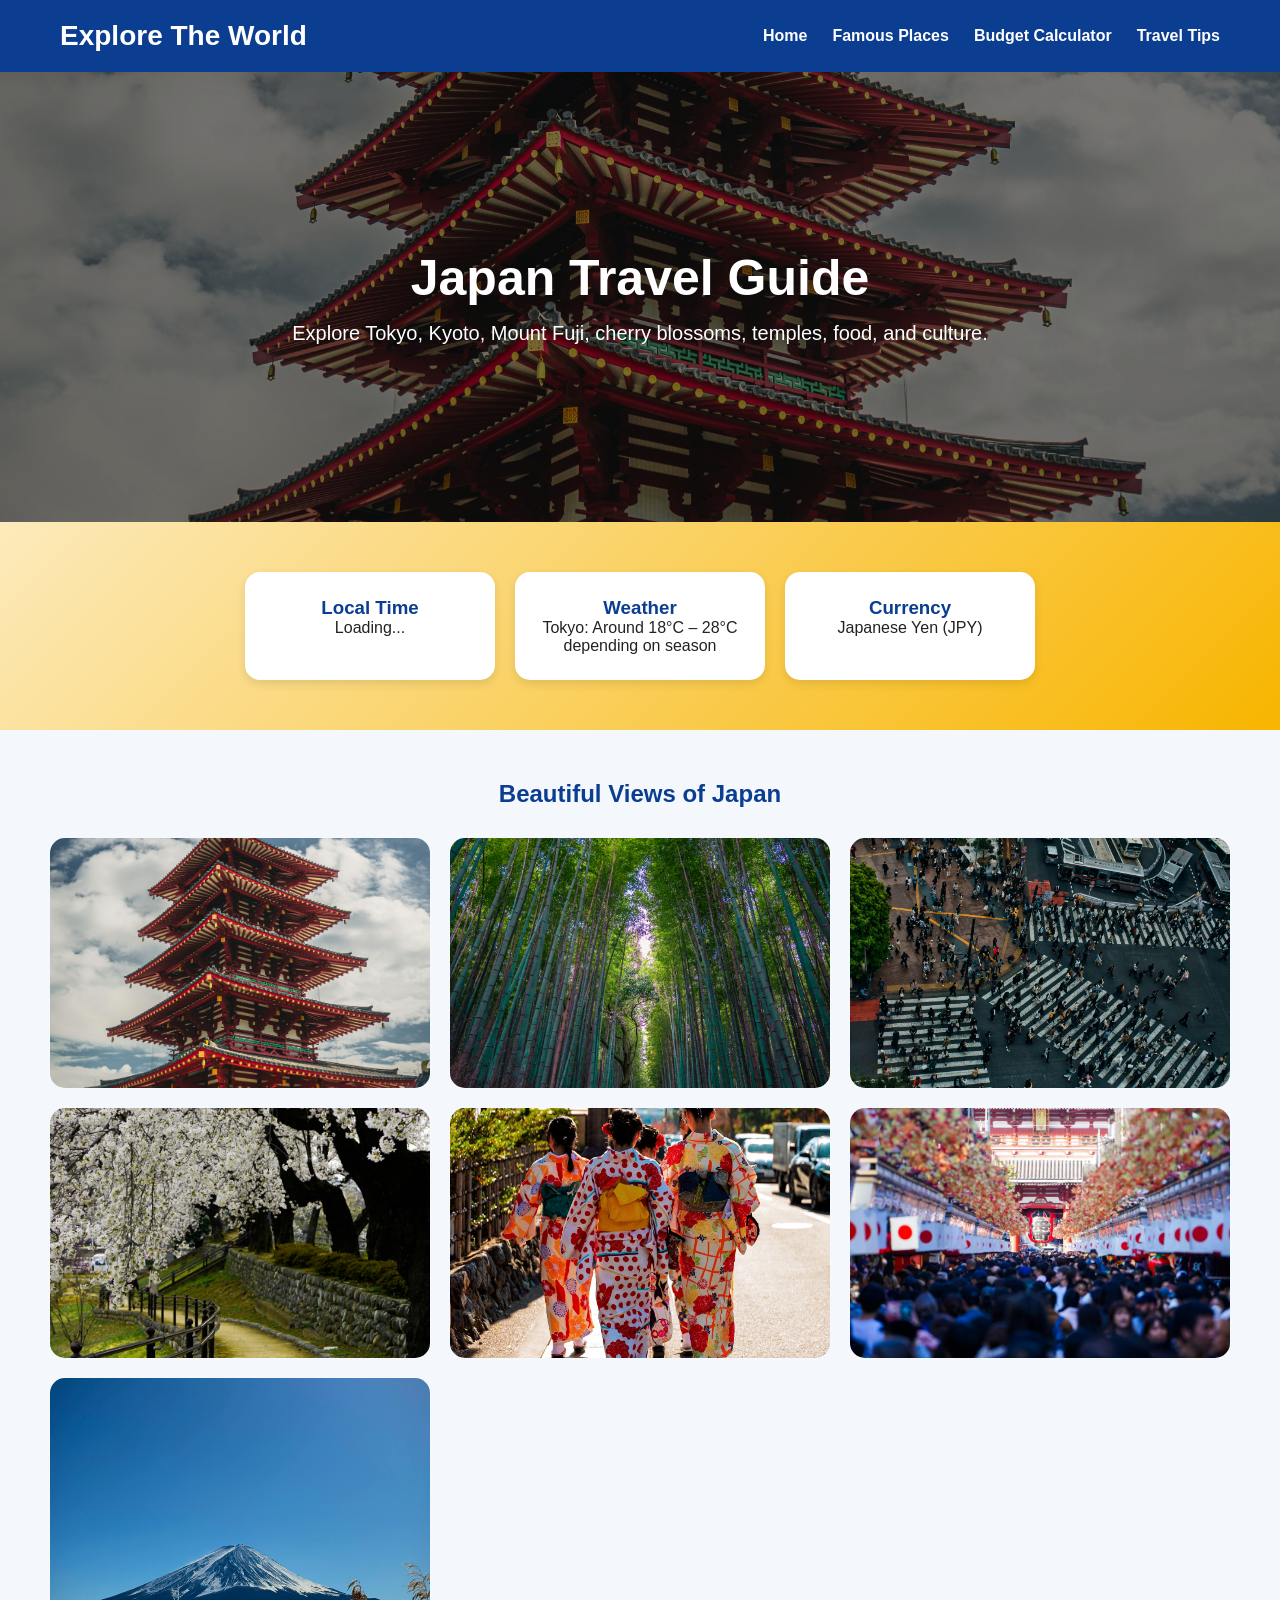
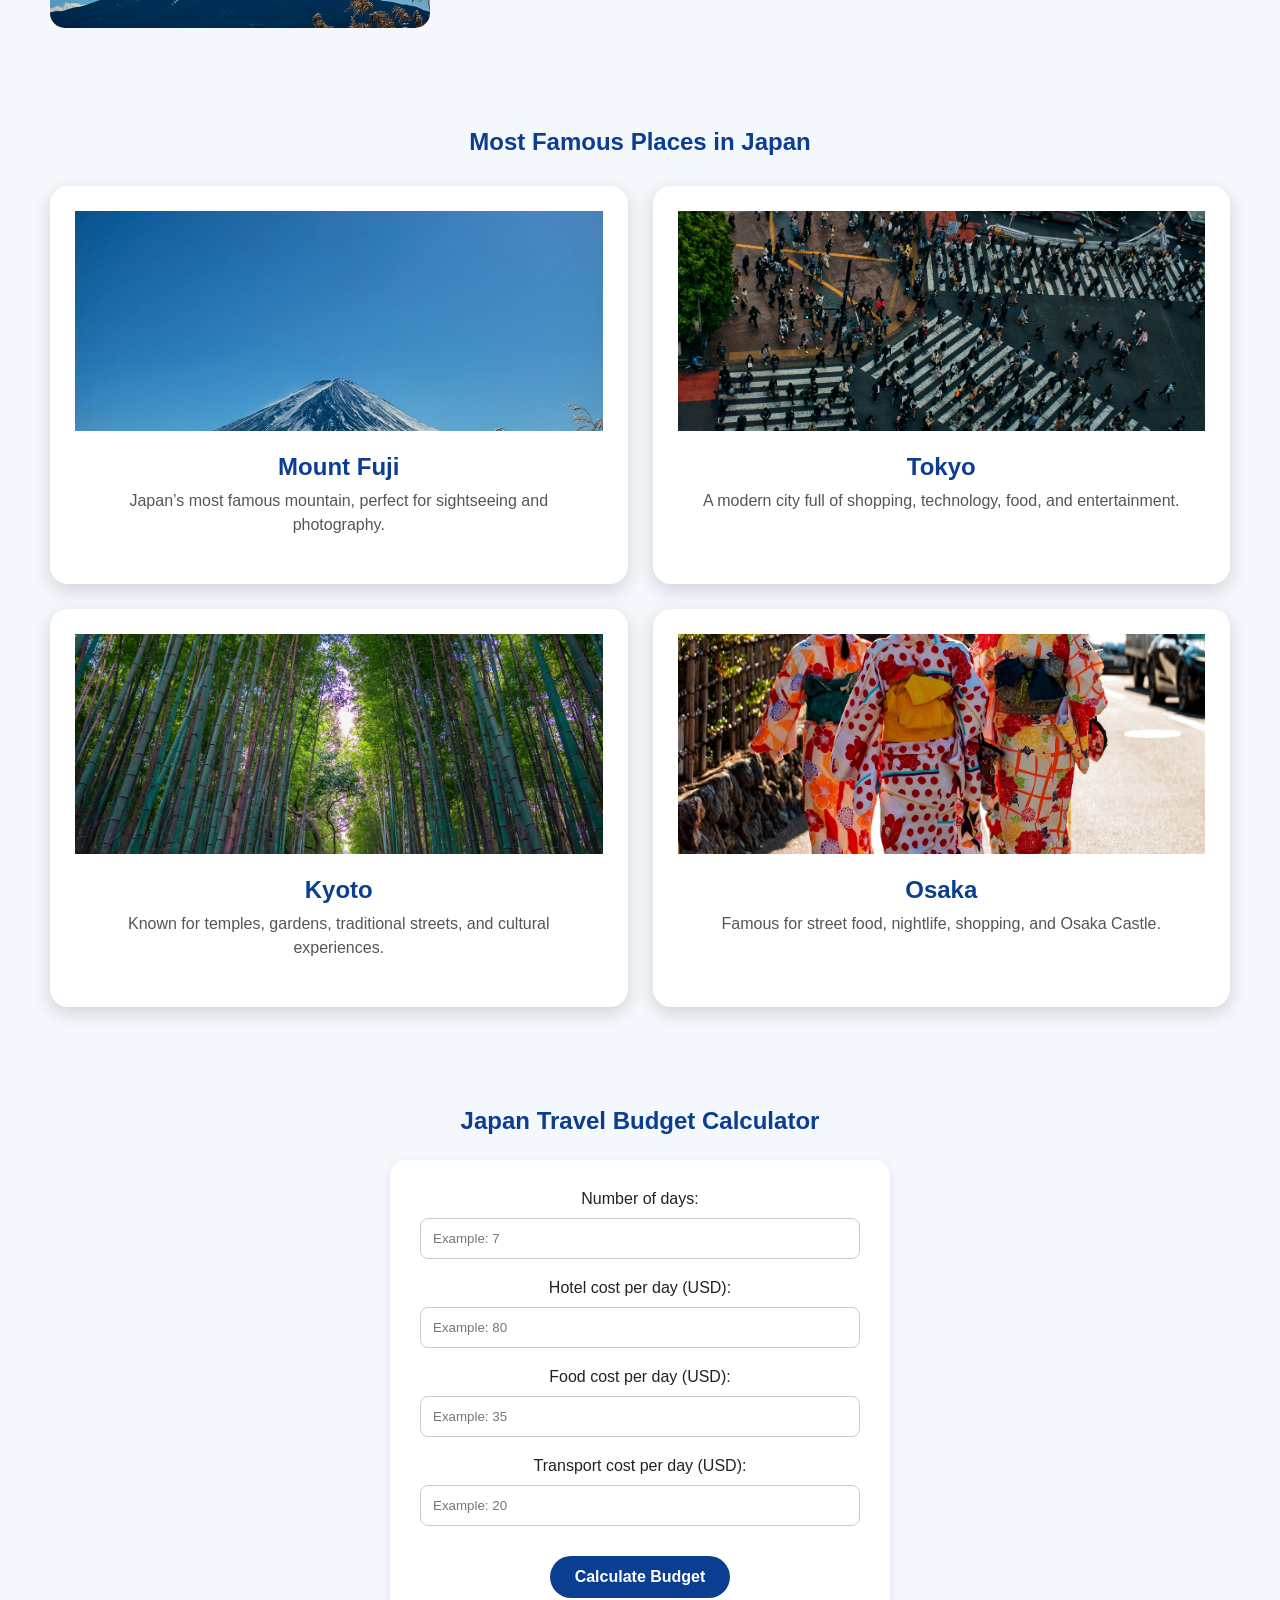
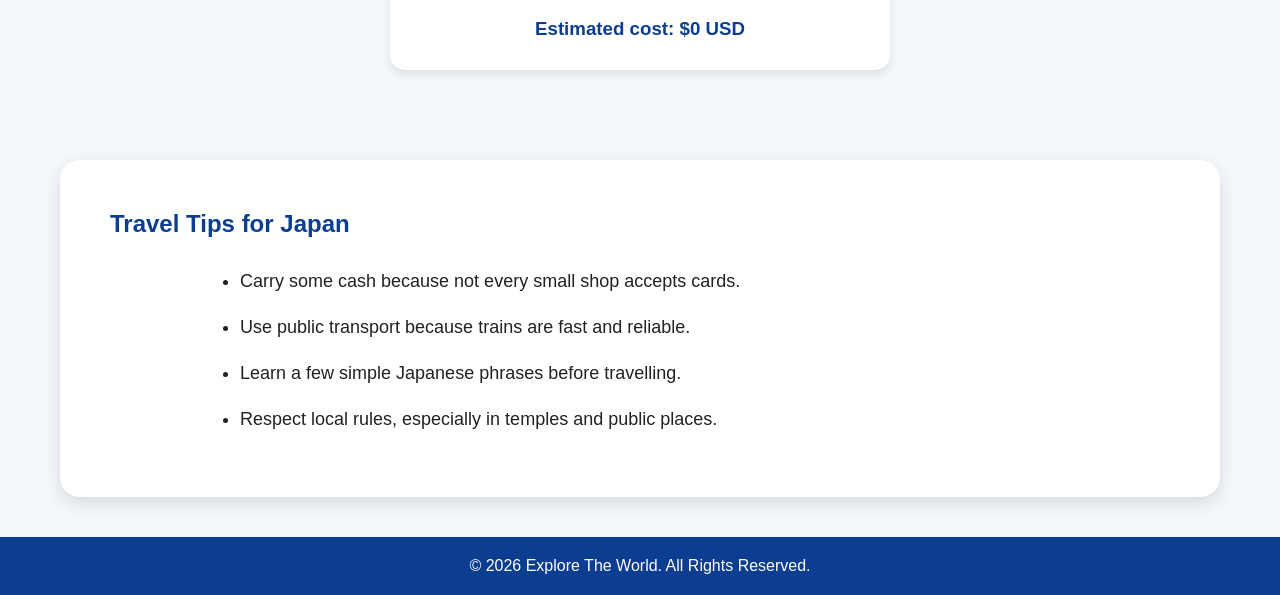
<file: japan.html>
<!DOCTYPE html>
<html lang="en">
<head>
    <meta charset="UTF-8">
    <meta name="viewport" content="width=device-width, initial-scale=1.0">
    <title>Japan Travel Guide</title>
    <link rel="stylesheet" href="style.css">
</head>
<body>

<nav>
    <h1>Explore The World</h1>
    <ul>
        <li><a href="index.html">Home</a></li>
        <li><a href="#places">Famous Places</a></li>
        <li><a href="#budget">Budget Calculator</a></li>
        <li><a href="#tips">Travel Tips</a></li>
    </ul>
</nav>

<section class="country-hero japan-hero">
    <div class="country-hero-text">
        <h2>Japan Travel Guide</h2>
        <p>Explore Tokyo, Kyoto, Mount Fuji, cherry blossoms, temples, food, and culture.</p>
    </div>
</section>

<section class="quick-info">
    <div class="info-box">
        <h3>Local Time</h3>
        <p id="japanTime">Loading...</p>
    </div>

    <div class="info-box">
        <h3>Weather</h3>
        <p>Tokyo: Around 18°C – 28°C depending on season</p>
    </div>

    <div class="info-box">
        <h3>Currency</h3>
        <p>Japanese Yen (JPY)</p>
    </div>
</section>

<section class="gallery-section">
    <h2>Beautiful Views of Japan</h2>

    <div class="gallery">
        <img src="images/japan1.jpg" alt="Japan view 1">
        <img src="images/japan2.jpg" alt="Japan view 2">
        <img src="images/japan3.jpg" alt="Japan view 3">
        <img src="images/japan4.jpg" alt="Japan view 4">
        <img src="images/japan5.jpg" alt="Japan view 5">
        <img src="images/japan6.jpg" alt="Japan view 6">
        <img src="images/japan.jpg" alt="Japan main">
    </div>
</section>

<section id="places" class="places-section">
    <h2>Most Famous Places in Japan</h2>

    <div class="place-cards">
        <div class="place-card">
            <img src="images/japan.jpg" alt="Mount Fuji">
            <h3>Mount Fuji</h3>
            <p>Japan’s most famous mountain, perfect for sightseeing and photography.</p>
        </div>

        <div class="place-card">
            <img src="images/japan3.jpg" alt="Tokyo">
            <h3>Tokyo</h3>
            <p>A modern city full of shopping, technology, food, and entertainment.</p>
        </div>

        <div class="place-card">
            <img src="images/japan2.jpg" alt="Kyoto">
            <h3>Kyoto</h3>
            <p>Known for temples, gardens, traditional streets, and cultural experiences.</p>
        </div>

        <div class="place-card">
            <img src="images/japan5.jpg" alt="Osaka">
            <h3>Osaka</h3>
            <p>Famous for street food, nightlife, shopping, and Osaka Castle.</p>
        </div>
    </div>
</section>

<section id="budget" class="budget-section">
    <h2>Japan Travel Budget Calculator</h2>

    <div class="budget-box">
        <label>Number of days:</label>
        <input type="number" id="days" placeholder="Example: 7">

        <label>Hotel cost per day (USD):</label>
        <input type="number" id="hotel" placeholder="Example: 80">

        <label>Food cost per day (USD):</label>
        <input type="number" id="food" placeholder="Example: 35">

        <label>Transport cost per day (USD):</label>
        <input type="number" id="transport" placeholder="Example: 20">

        <button onclick="calculateBudget()">Calculate Budget</button>

        <h3 id="totalCost">Estimated cost: $0 USD</h3>
    </div>
</section>

<section id="tips" class="tips-section">
    <h2>Travel Tips for Japan</h2>

    <ul>
        <li>Carry some cash because not every small shop accepts cards.</li>
        <li>Use public transport because trains are fast and reliable.</li>
        <li>Learn a few simple Japanese phrases before travelling.</li>
        <li>Respect local rules, especially in temples and public places.</li>
    </ul>
</section>

<footer>
    <p>© 2026 Explore The World. All Rights Reserved.</p>
</footer>

<script src="script.js"></script>
</body>
</html>
</file>
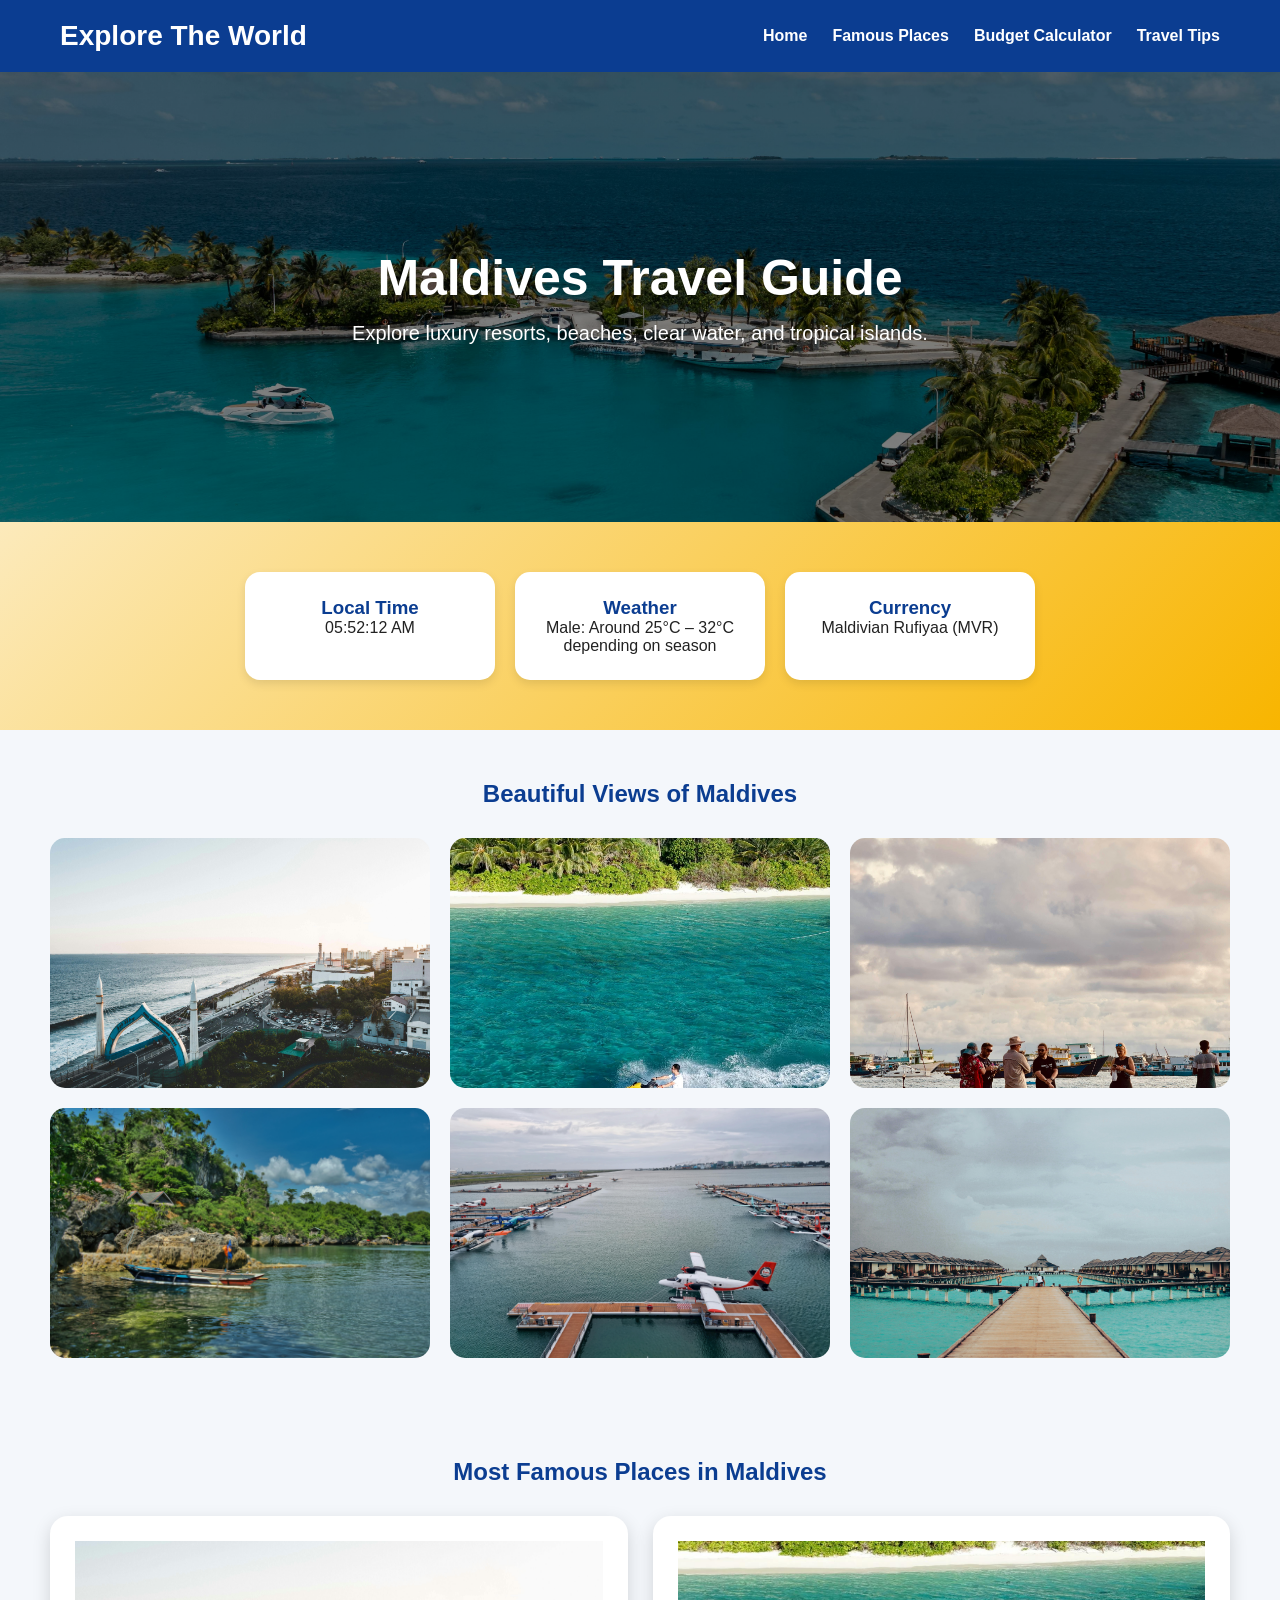
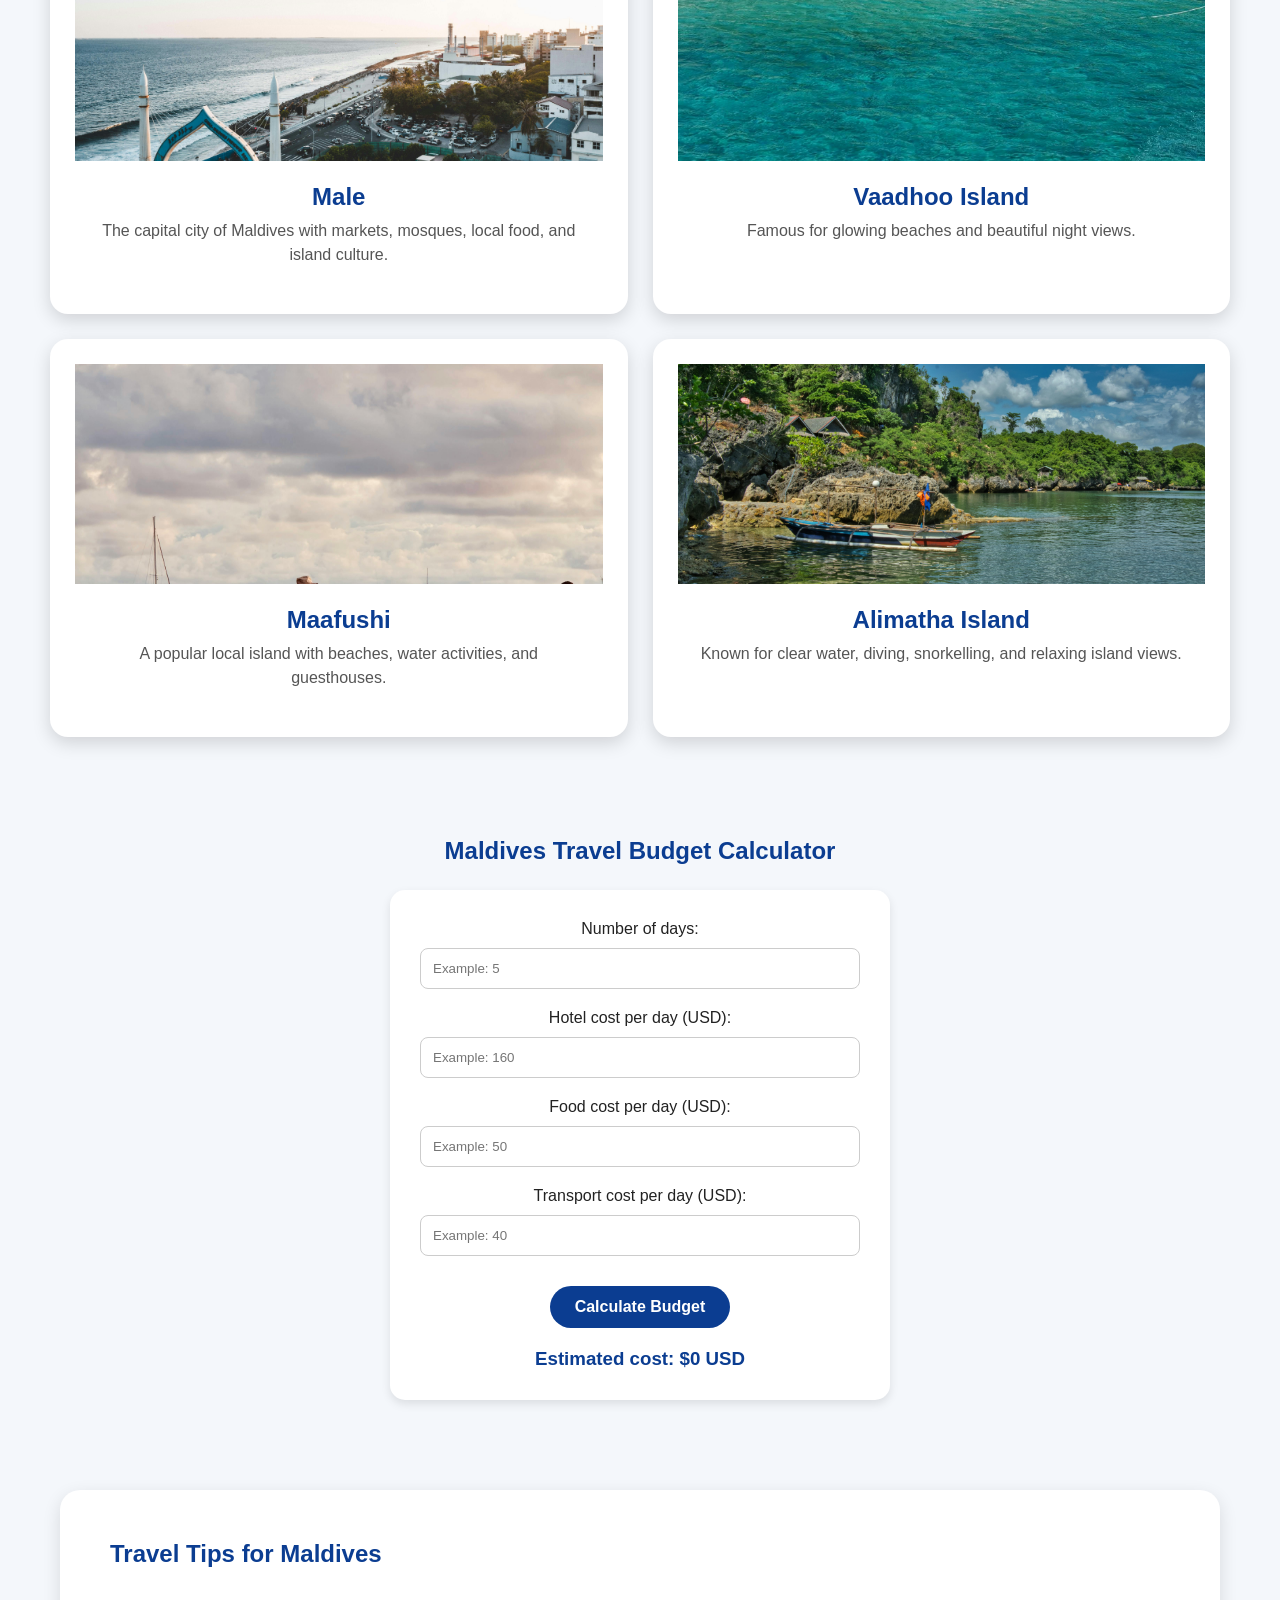
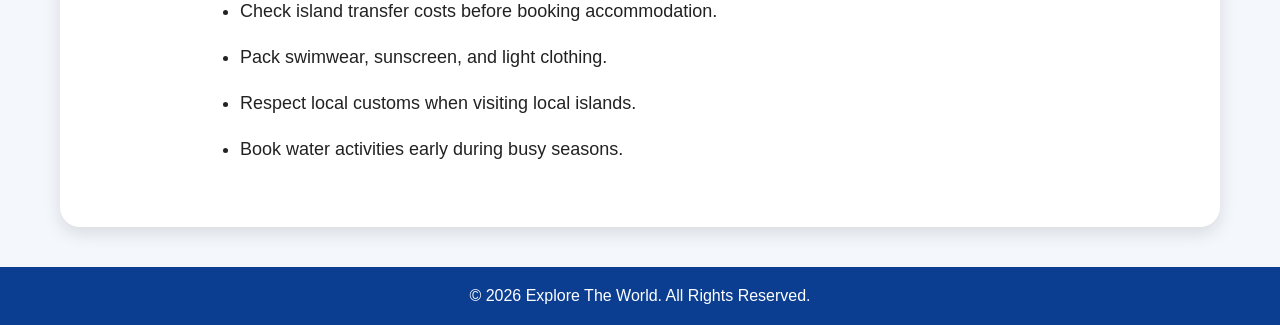
<file: maldives.html>
<!DOCTYPE html>
<html lang="en">
<head>
    <meta charset="UTF-8">
    <meta name="viewport" content="width=device-width, initial-scale=1.0">
    <title>Maldives Travel Guide</title>
    <link rel="stylesheet" href="style.css">
</head>
<body>

<nav>
    <h1>Explore The World</h1>
    <ul>
        <li><a href="index.html">Home</a></li>
        <li><a href="#places">Famous Places</a></li>
        <li><a href="#budget">Budget Calculator</a></li>
        <li><a href="#tips">Travel Tips</a></li>
    </ul>
</nav>

<section class="country-hero maldives-hero">
    <div class="country-hero-text">
        <h2>Maldives Travel Guide</h2>
        <p>Explore luxury resorts, beaches, clear water, and tropical islands.</p>
    </div>
</section>

<section class="quick-info">
    <div class="info-box">
        <h3>Local Time</h3>
        <p class="countryTime" data-timezone="Indian/Maldives">Loading...</p>
    </div>
    <div class="info-box">
        <h3>Weather</h3>
        <p>Male: Around 25°C – 32°C depending on season</p>
    </div>
    <div class="info-box">
        <h3>Currency</h3>
        <p>Maldivian Rufiyaa (MVR)</p>
    </div>
</section>

<section class="gallery-section">
    <h2>Beautiful Views of Maldives</h2>
    <div class="gallery">
        <img src="images/maldives1.jpg" alt="Maldives view 1">
        <img src="images/maldives2.jpg" alt="Maldives view 2">
        <img src="images/maldives3.jpg" alt="Maldives view 3">
        <img src="images/maldives4.jpg" alt="Maldives view 4">
        <img src="images/maldives5.jpg" alt="Maldives view 5">
        <img src="images/maldives6.jpg" alt="Maldives view 6">
    </div>
</section>

<section id="places" class="places-section">
    <h2>Most Famous Places in Maldives</h2>
    <div class="place-cards">
        <div class="place-card">
            <img src="images/maldives1.jpg" alt="Male">
            <h3>Male</h3>
            <p>The capital city of Maldives with markets, mosques, local food, and island culture.</p>
        </div>
        <div class="place-card">
            <img src="images/maldives2.jpg" alt="Vaadhoo Island">
            <h3>Vaadhoo Island</h3>
            <p>Famous for glowing beaches and beautiful night views.</p>
        </div>
        <div class="place-card">
            <img src="images/maldives3.jpg" alt="Maafushi">
            <h3>Maafushi</h3>
            <p>A popular local island with beaches, water activities, and guesthouses.</p>
        </div>
        <div class="place-card">
            <img src="images/maldives4.jpg" alt="Alimatha Island">
            <h3>Alimatha Island</h3>
            <p>Known for clear water, diving, snorkelling, and relaxing island views.</p>
        </div>
    </div>
</section>

<section id="budget" class="budget-section">
    <h2>Maldives Travel Budget Calculator</h2>
    <div class="budget-box">
        <label>Number of days:</label>
        <input type="number" id="days" placeholder="Example: 5">
        <label>Hotel cost per day (USD):</label>
        <input type="number" id="hotel" placeholder="Example: 160">
        <label>Food cost per day (USD):</label>
        <input type="number" id="food" placeholder="Example: 50">
        <label>Transport cost per day (USD):</label>
        <input type="number" id="transport" placeholder="Example: 40">
        <button onclick="calculateBudget()">Calculate Budget</button>
        <h3 id="totalCost">Estimated cost: $0 USD</h3>
    </div>
</section>

<section id="tips" class="tips-section">
    <h2>Travel Tips for Maldives</h2>
    <ul>
        <li>Check island transfer costs before booking accommodation.</li>
        <li>Pack swimwear, sunscreen, and light clothing.</li>
        <li>Respect local customs when visiting local islands.</li>
        <li>Book water activities early during busy seasons.</li>
    </ul>
</section>

<footer>
    <p>© 2026 Explore The World. All Rights Reserved.</p>
</footer>

<script src="script.js"></script>
</body>
</html>
</file>
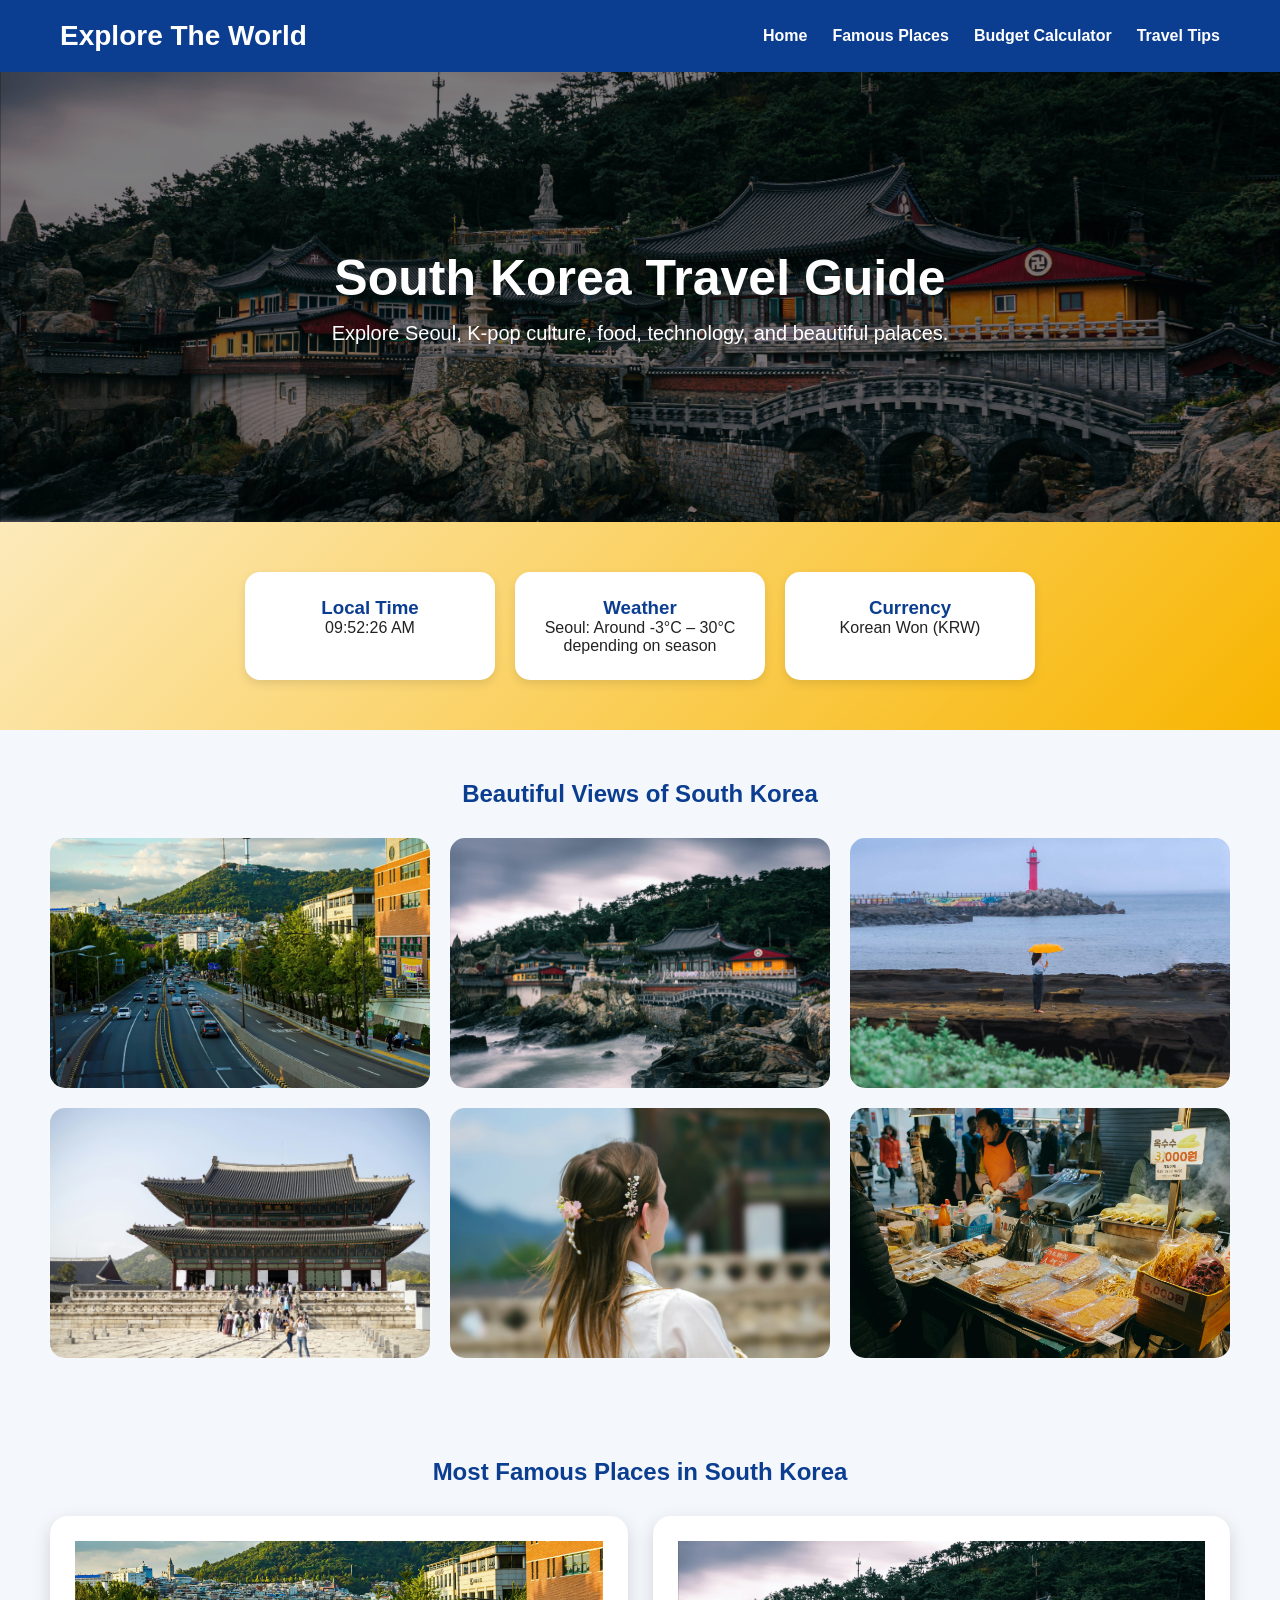
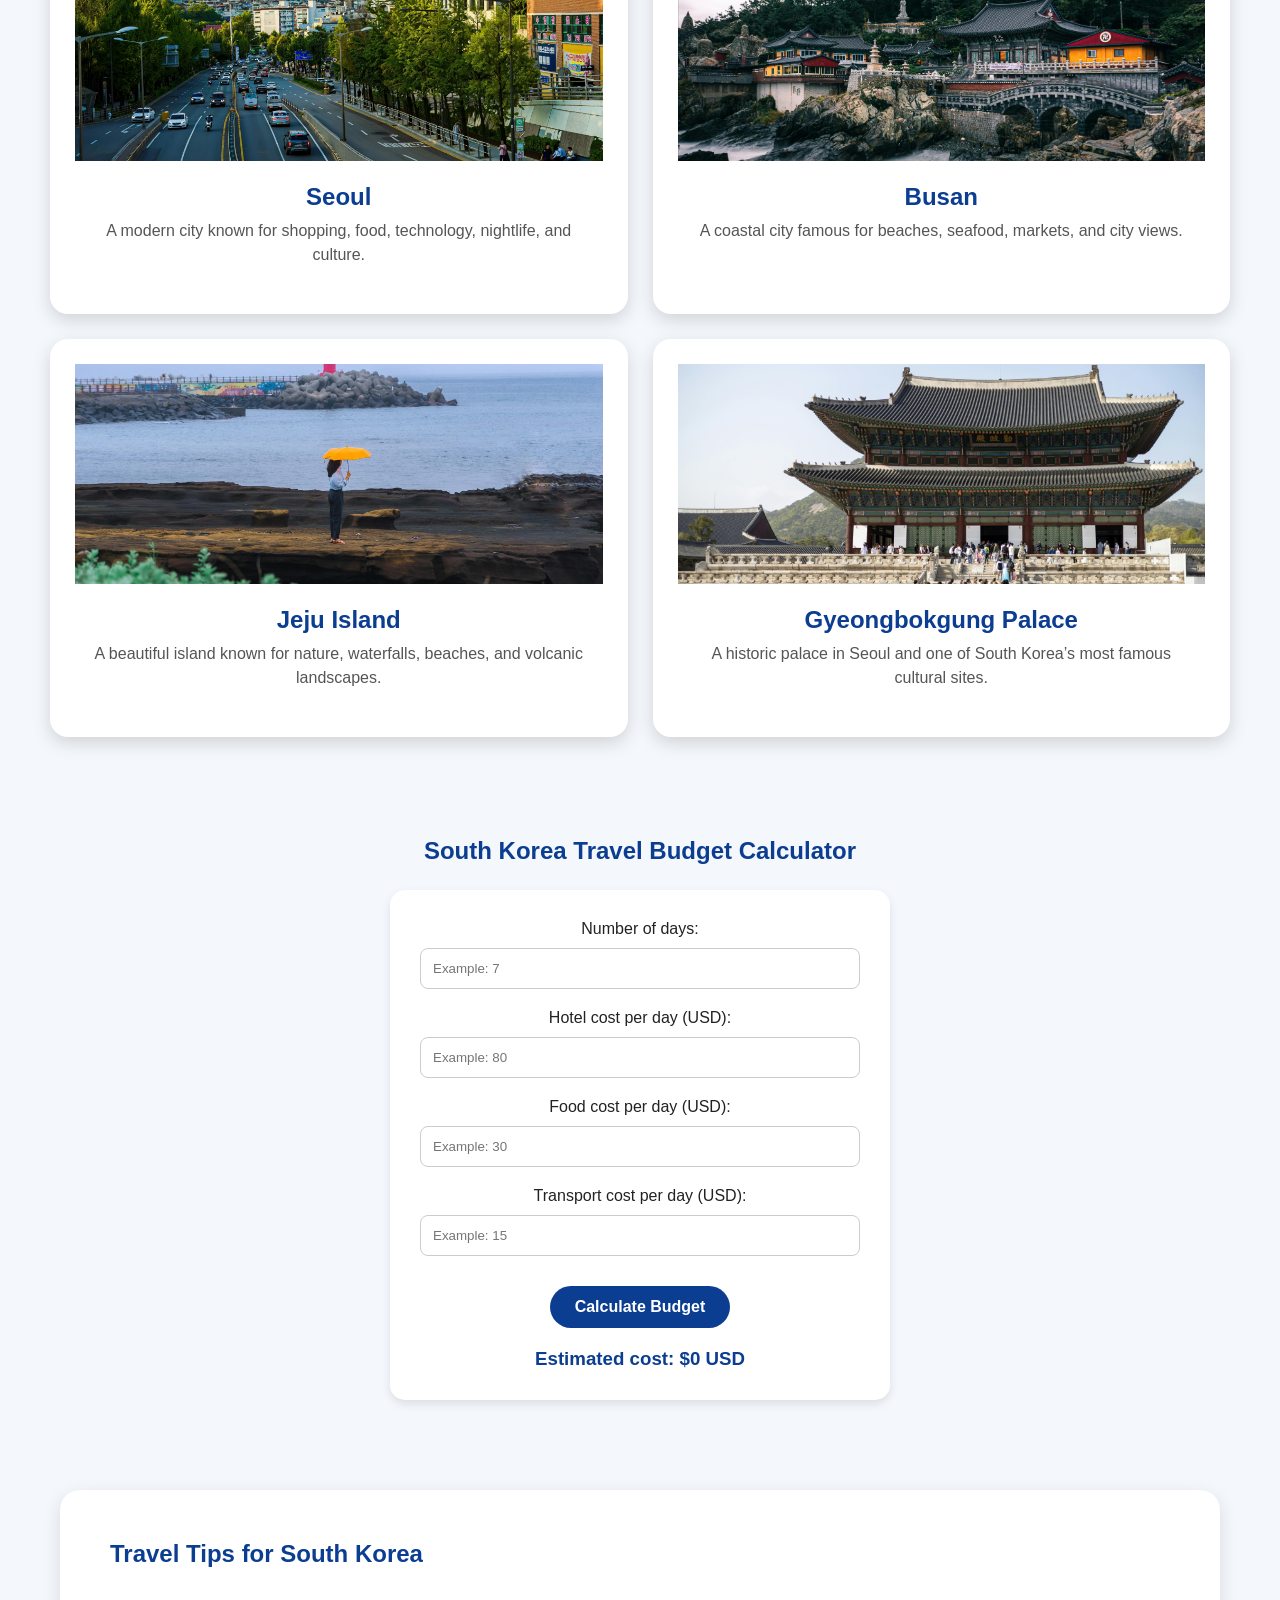
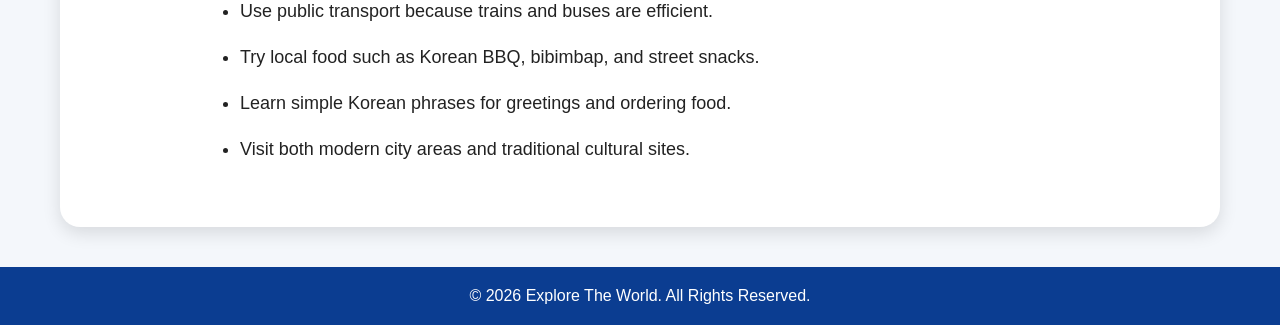
<file: southkorea.html>
<!DOCTYPE html>
<html lang="en">
<head>
    <meta charset="UTF-8">
    <meta name="viewport" content="width=device-width, initial-scale=1.0">
    <title>South Korea Travel Guide</title>
    <link rel="stylesheet" href="style.css">
</head>
<body>

<nav>
    <h1>Explore The World</h1>
    <ul>
        <li><a href="index.html">Home</a></li>
        <li><a href="#places">Famous Places</a></li>
        <li><a href="#budget">Budget Calculator</a></li>
        <li><a href="#tips">Travel Tips</a></li>
    </ul>
</nav>

<section class="country-hero southkorea-hero">
    <div class="country-hero-text">
        <h2>South Korea Travel Guide</h2>
        <p>Explore Seoul, K-pop culture, food, technology, and beautiful palaces.</p>
    </div>
</section>

<section class="quick-info">
    <div class="info-box">
        <h3>Local Time</h3>
        <p class="countryTime" data-timezone="Asia/Seoul">Loading...</p>
    </div>
    <div class="info-box">
        <h3>Weather</h3>
        <p>Seoul: Around -3°C – 30°C depending on season</p>
    </div>
    <div class="info-box">
        <h3>Currency</h3>
        <p>Korean Won (KRW)</p>
    </div>
</section>

<section class="gallery-section">
    <h2>Beautiful Views of South Korea</h2>
    <div class="gallery">
        <img src="images/southkorea1.jpg" alt="South Korea view 1">
        <img src="images/southkorea2.jpg" alt="South Korea view 2">
        <img src="images/southkorea3.jpg" alt="South Korea view 3">
        <img src="images/southkorea4.jpg" alt="South Korea view 4">
        <img src="images/southkorea5.jpg" alt="South Korea view 5">
        <img src="images/southkorea6.jpg" alt="South Korea view 6">
    </div>
</section>

<section id="places" class="places-section">
    <h2>Most Famous Places in South Korea</h2>
    <div class="place-cards">
        <div class="place-card">
            <img src="images/southkorea1.jpg" alt="Seoul">
            <h3>Seoul</h3>
            <p>A modern city known for shopping, food, technology, nightlife, and culture.</p>
        </div>
        <div class="place-card">
            <img src="images/southkorea2.jpg" alt="Busan">
            <h3>Busan</h3>
            <p>A coastal city famous for beaches, seafood, markets, and city views.</p>
        </div>
        <div class="place-card">
            <img src="images/southkorea3.jpg" alt="Jeju Island">
            <h3>Jeju Island</h3>
            <p>A beautiful island known for nature, waterfalls, beaches, and volcanic landscapes.</p>
        </div>
        <div class="place-card">
            <img src="images/southkorea4.jpg" alt="Gyeongbokgung Palace">
            <h3>Gyeongbokgung Palace</h3>
            <p>A historic palace in Seoul and one of South Korea’s most famous cultural sites.</p>
        </div>
    </div>
</section>

<section id="budget" class="budget-section">
    <h2>South Korea Travel Budget Calculator</h2>
    <div class="budget-box">
        <label>Number of days:</label>
        <input type="number" id="days" placeholder="Example: 7">
        <label>Hotel cost per day (USD):</label>
        <input type="number" id="hotel" placeholder="Example: 80">
        <label>Food cost per day (USD):</label>
        <input type="number" id="food" placeholder="Example: 30">
        <label>Transport cost per day (USD):</label>
        <input type="number" id="transport" placeholder="Example: 15">
        <button onclick="calculateBudget()">Calculate Budget</button>
        <h3 id="totalCost">Estimated cost: $0 USD</h3>
    </div>
</section>

<section id="tips" class="tips-section">
    <h2>Travel Tips for South Korea</h2>
    <ul>
        <li>Use public transport because trains and buses are efficient.</li>
        <li>Try local food such as Korean BBQ, bibimbap, and street snacks.</li>
        <li>Learn simple Korean phrases for greetings and ordering food.</li>
        <li>Visit both modern city areas and traditional cultural sites.</li>
    </ul>
</section>

<footer>
    <p>© 2026 Explore The World. All Rights Reserved.</p>
</footer>

<script src="script.js"></script>
</body>
</html>
</file>
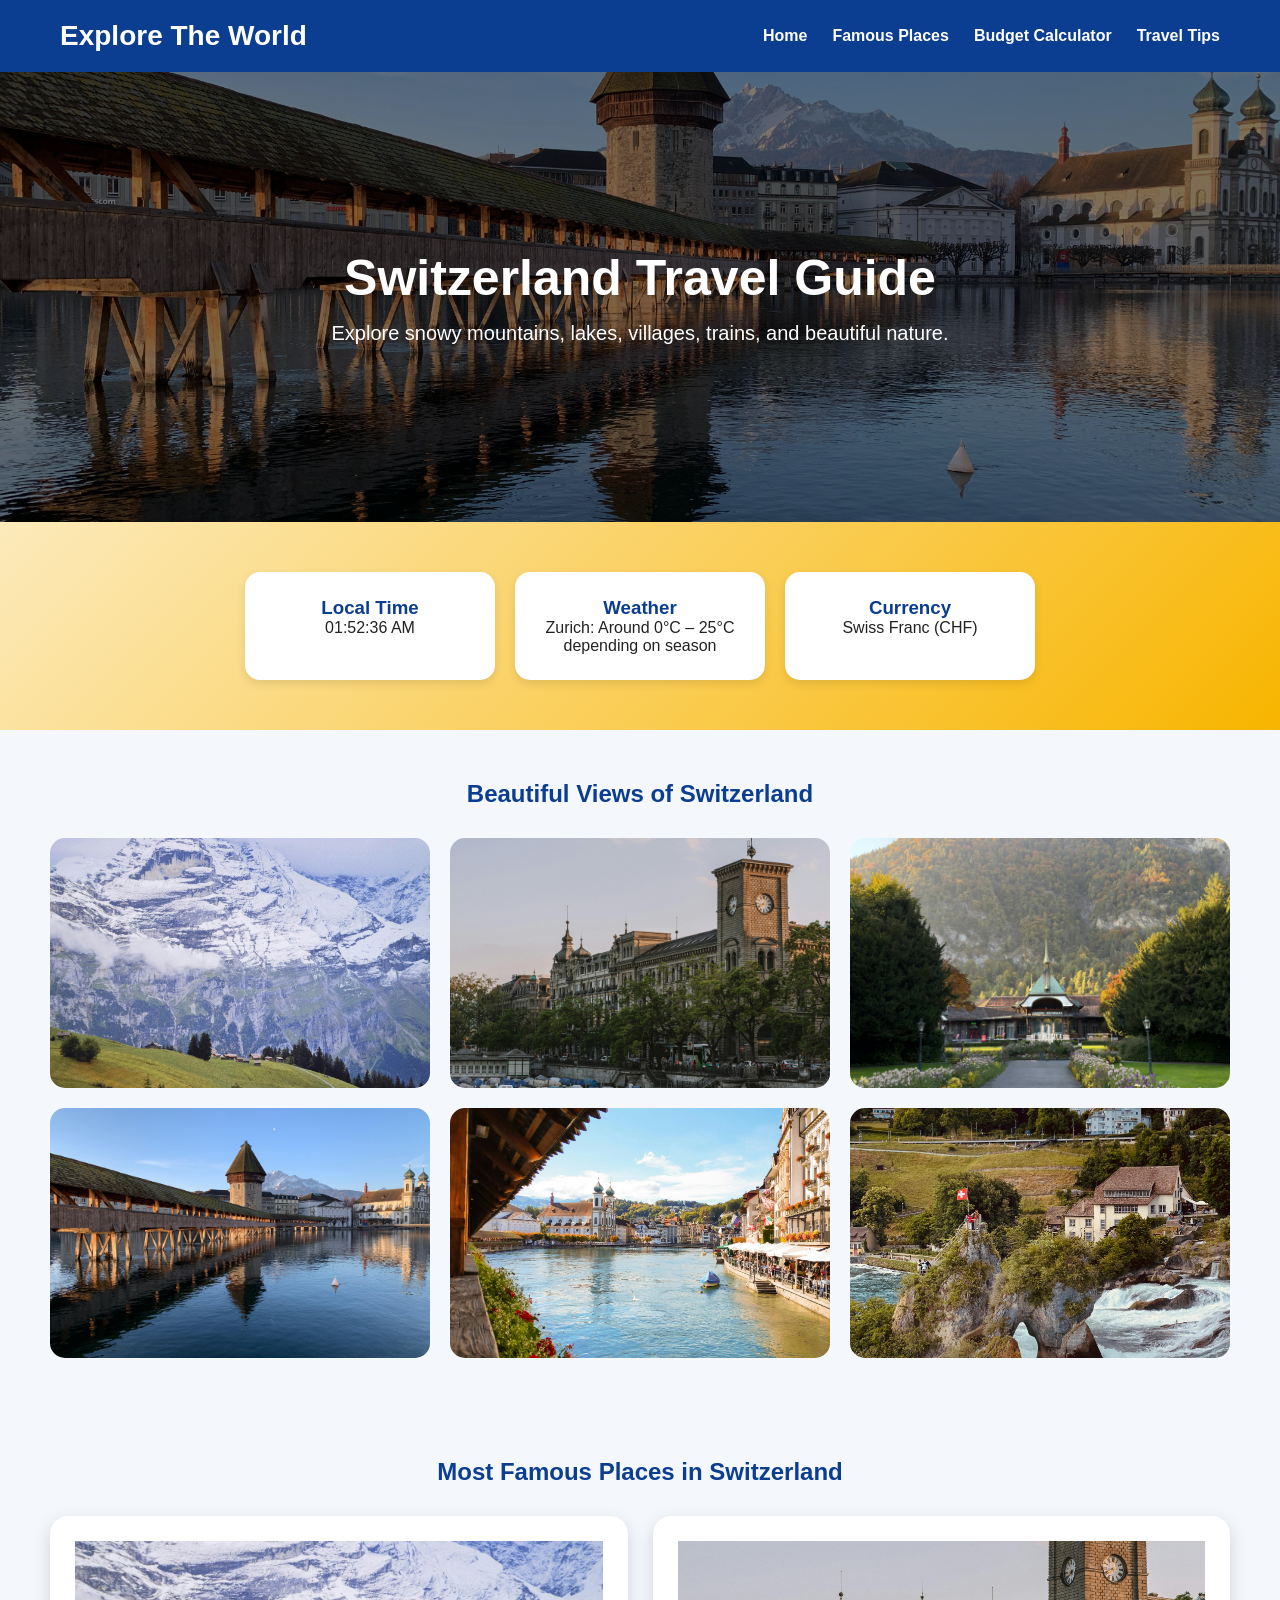
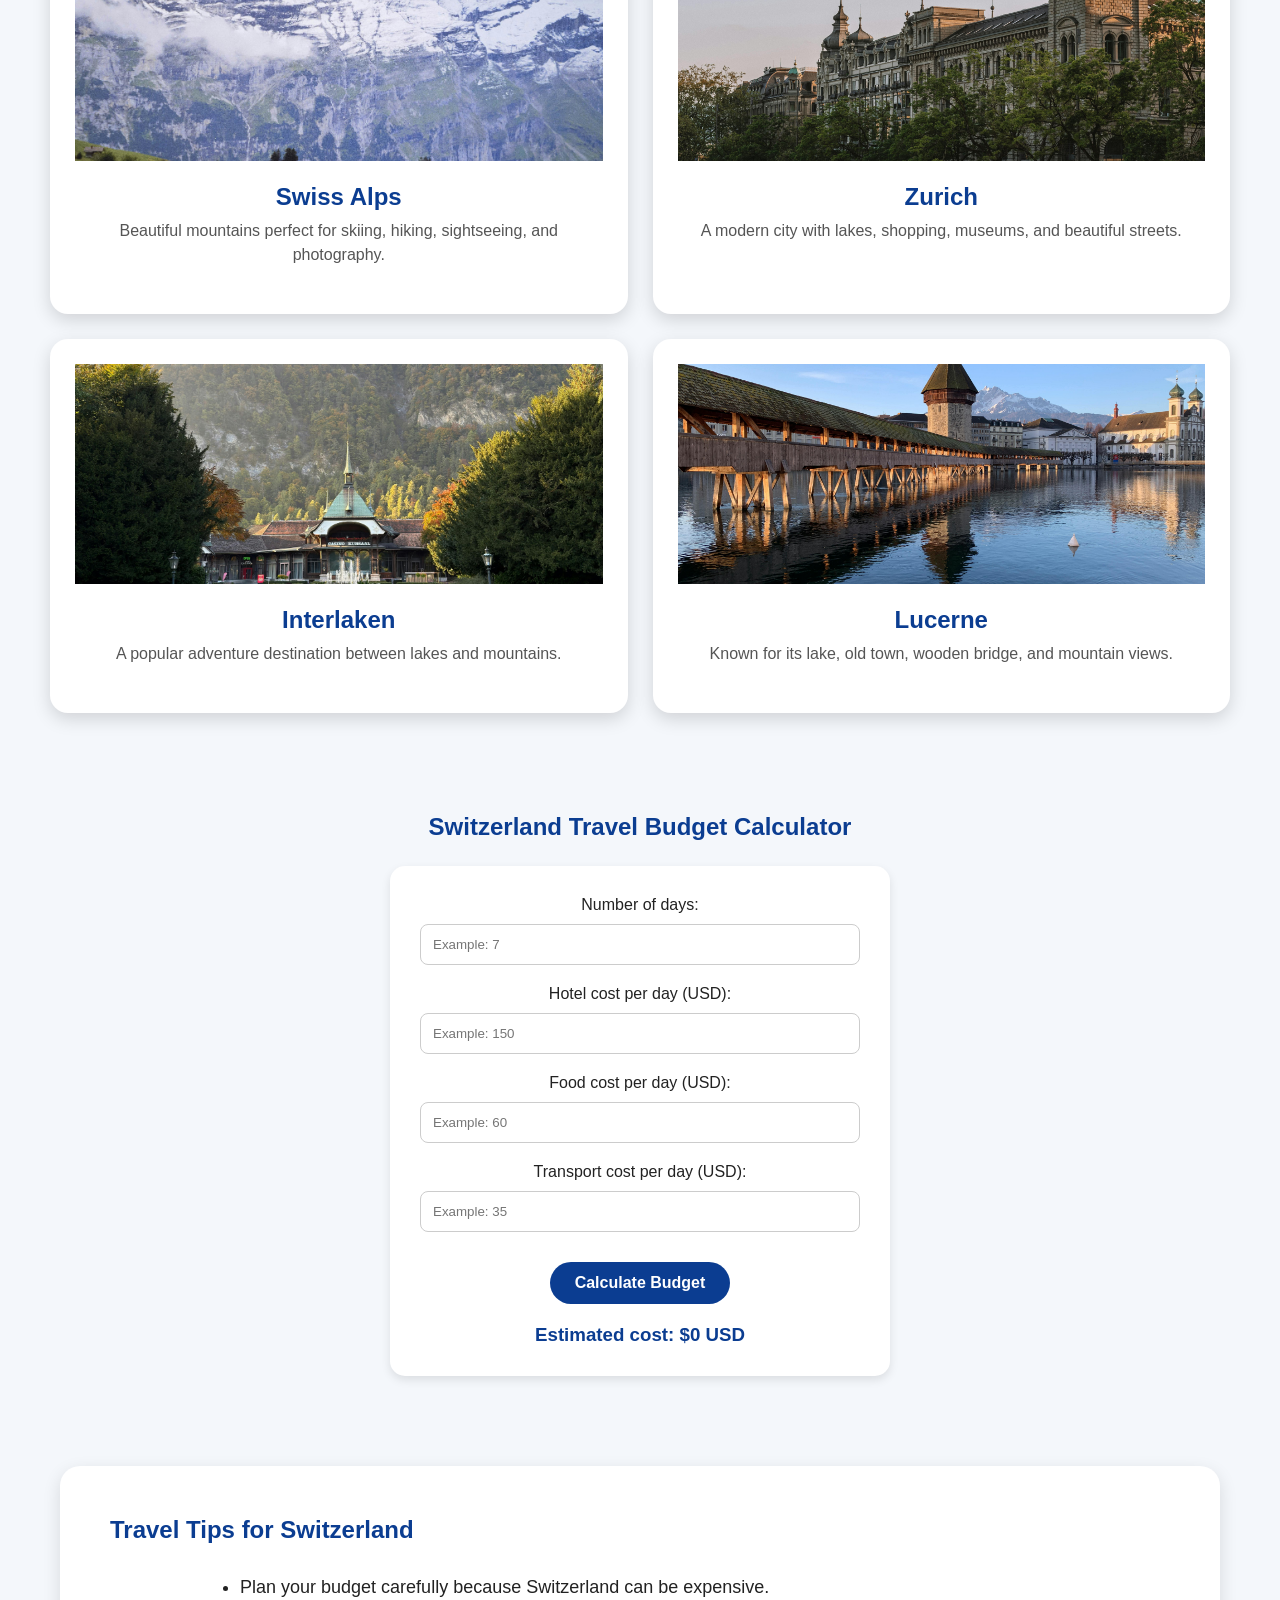
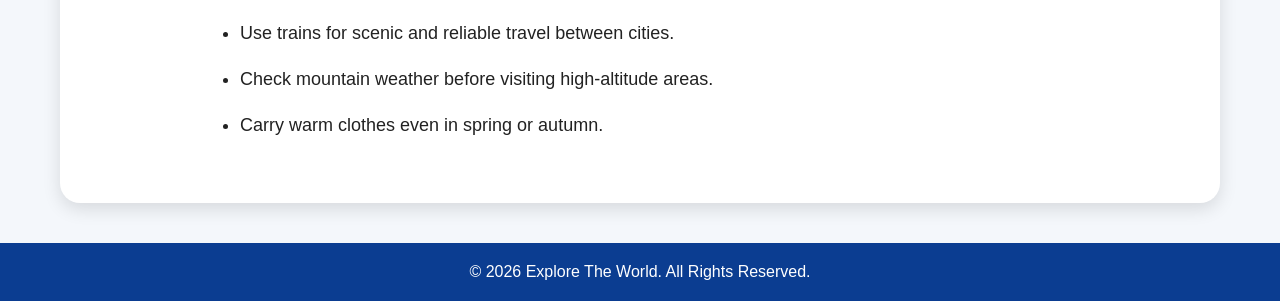
<file: switzerland.html>
<!DOCTYPE html>
<html lang="en">
<head>
    <meta charset="UTF-8">
    <meta name="viewport" content="width=device-width, initial-scale=1.0">
    <title>Switzerland Travel Guide</title>
    <link rel="stylesheet" href="style.css">
</head>
<body>

<nav>
    <h1>Explore The World</h1>
    <ul>
        <li><a href="index.html">Home</a></li>
        <li><a href="#places">Famous Places</a></li>
        <li><a href="#budget">Budget Calculator</a></li>
        <li><a href="#tips">Travel Tips</a></li>
    </ul>
</nav>

<section class="country-hero switzerland-hero">
    <div class="country-hero-text">
        <h2>Switzerland Travel Guide</h2>
        <p>Explore snowy mountains, lakes, villages, trains, and beautiful nature.</p>
    </div>
</section>

<section class="quick-info">
    <div class="info-box">
        <h3>Local Time</h3>
        <p class="countryTime" data-timezone="Europe/Zurich">Loading...</p>
    </div>
    <div class="info-box">
        <h3>Weather</h3>
        <p>Zurich: Around 0°C – 25°C depending on season</p>
    </div>
    <div class="info-box">
        <h3>Currency</h3>
        <p>Swiss Franc (CHF)</p>
    </div>
</section>

<section class="gallery-section">
    <h2>Beautiful Views of Switzerland</h2>
    <div class="gallery">
        <img src="images/switzerland1.jpg" alt="Switzerland view 1">
        <img src="images/switzerland2.jpg" alt="Switzerland view 2">
        <img src="images/switzerland3.jpg" alt="Switzerland view 3">
        <img src="images/switzerland4.jpg" alt="Switzerland view 4">
        <img src="images/switzerland5.jpg" alt="Switzerland view 5">
        <img src="images/switzerland6.jpg" alt="Switzerland view 6">
    </div>
</section>

<section id="places" class="places-section">
    <h2>Most Famous Places in Switzerland</h2>
    <div class="place-cards">
        <div class="place-card">
            <img src="images/switzerland1.jpg" alt="Swiss Alps">
            <h3>Swiss Alps</h3>
            <p>Beautiful mountains perfect for skiing, hiking, sightseeing, and photography.</p>
        </div>
        <div class="place-card">
            <img src="images/switzerland2.jpg" alt="Zurich">
            <h3>Zurich</h3>
            <p>A modern city with lakes, shopping, museums, and beautiful streets.</p>
        </div>
        <div class="place-card">
            <img src="images/switzerland3.jpg" alt="Interlaken">
            <h3>Interlaken</h3>
            <p>A popular adventure destination between lakes and mountains.</p>
        </div>
        <div class="place-card">
            <img src="images/switzerland4.jpg" alt="Lucerne">
            <h3>Lucerne</h3>
            <p>Known for its lake, old town, wooden bridge, and mountain views.</p>
        </div>
    </div>
</section>

<section id="budget" class="budget-section">
    <h2>Switzerland Travel Budget Calculator</h2>
    <div class="budget-box">
        <label>Number of days:</label>
        <input type="number" id="days" placeholder="Example: 7">
        <label>Hotel cost per day (USD):</label>
        <input type="number" id="hotel" placeholder="Example: 150">
        <label>Food cost per day (USD):</label>
        <input type="number" id="food" placeholder="Example: 60">
        <label>Transport cost per day (USD):</label>
        <input type="number" id="transport" placeholder="Example: 35">
        <button onclick="calculateBudget()">Calculate Budget</button>
        <h3 id="totalCost">Estimated cost: $0 USD</h3>
    </div>
</section>

<section id="tips" class="tips-section">
    <h2>Travel Tips for Switzerland</h2>
    <ul>
        <li>Plan your budget carefully because Switzerland can be expensive.</li>
        <li>Use trains for scenic and reliable travel between cities.</li>
        <li>Check mountain weather before visiting high-altitude areas.</li>
        <li>Carry warm clothes even in spring or autumn.</li>
    </ul>
</section>

<footer>
    <p>© 2026 Explore The World. All Rights Reserved.</p>
</footer>

<script src="script.js"></script>
</body>
</html>
</file>
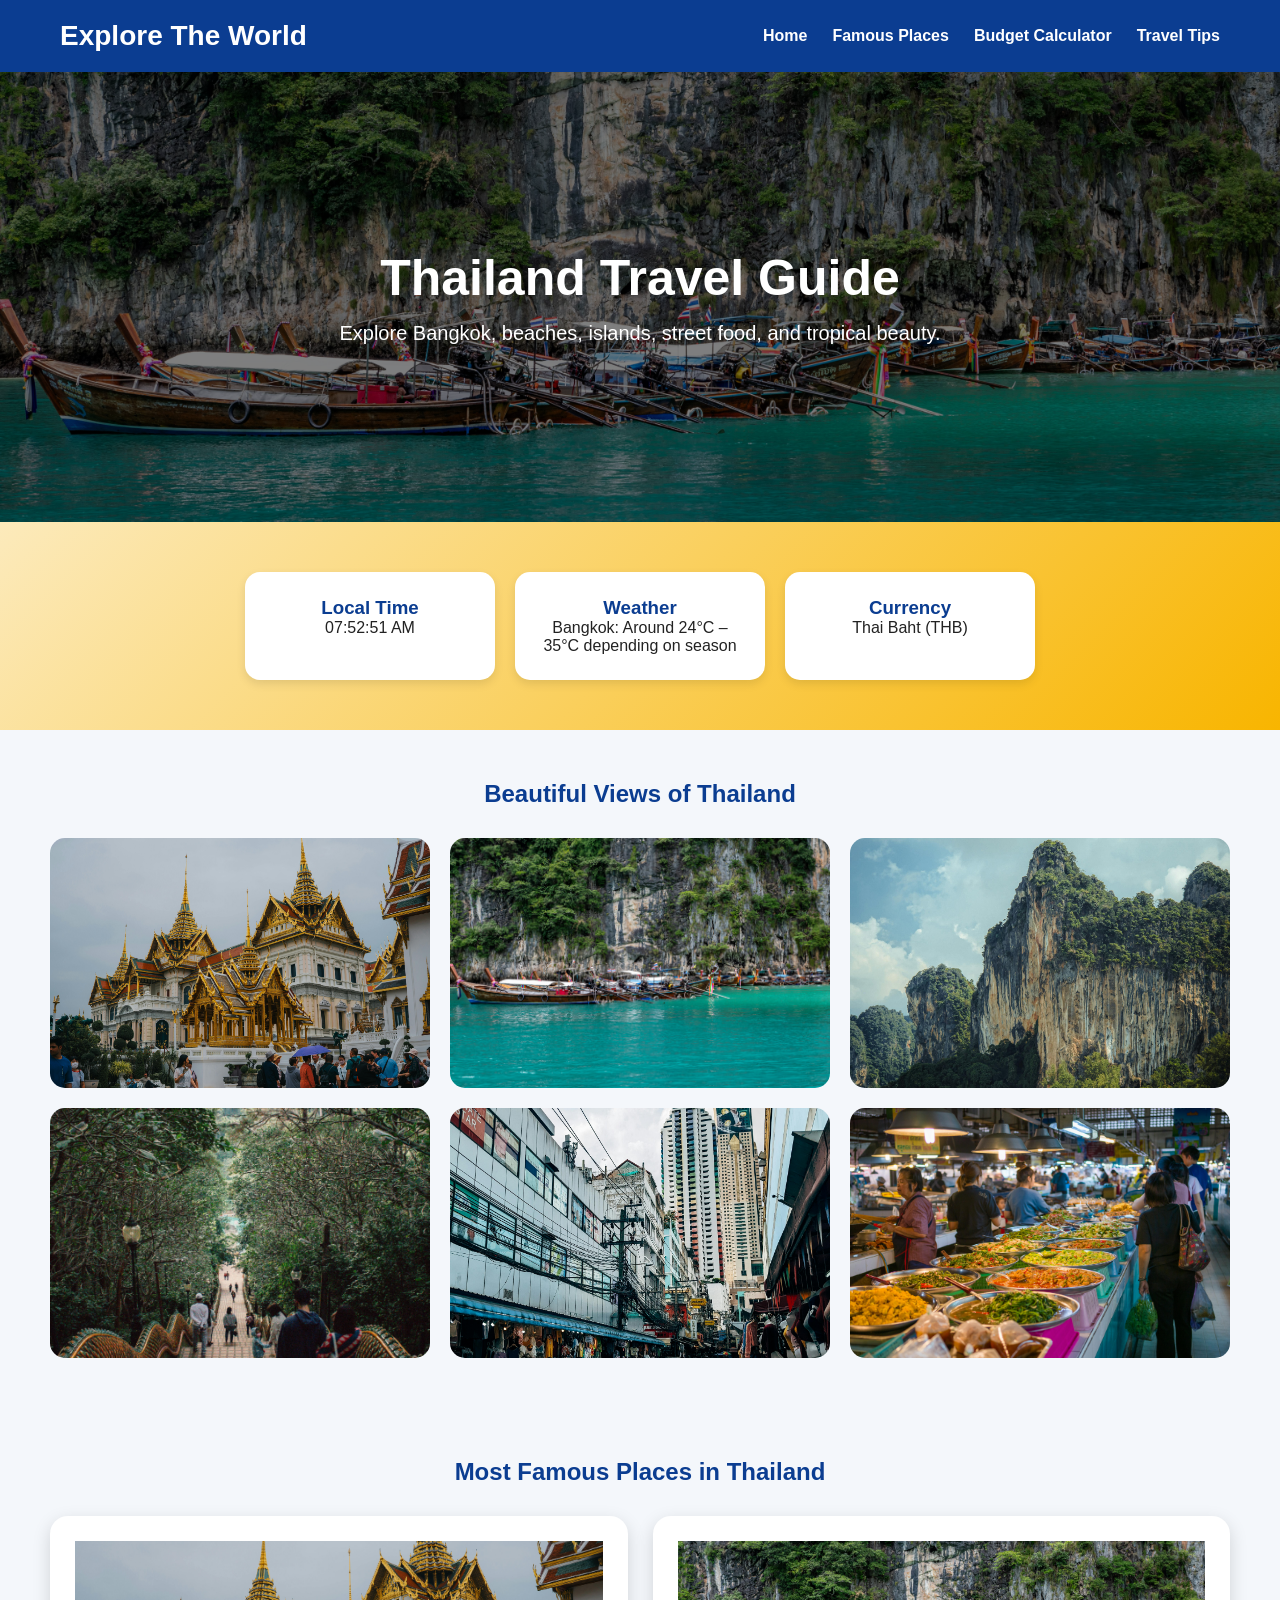
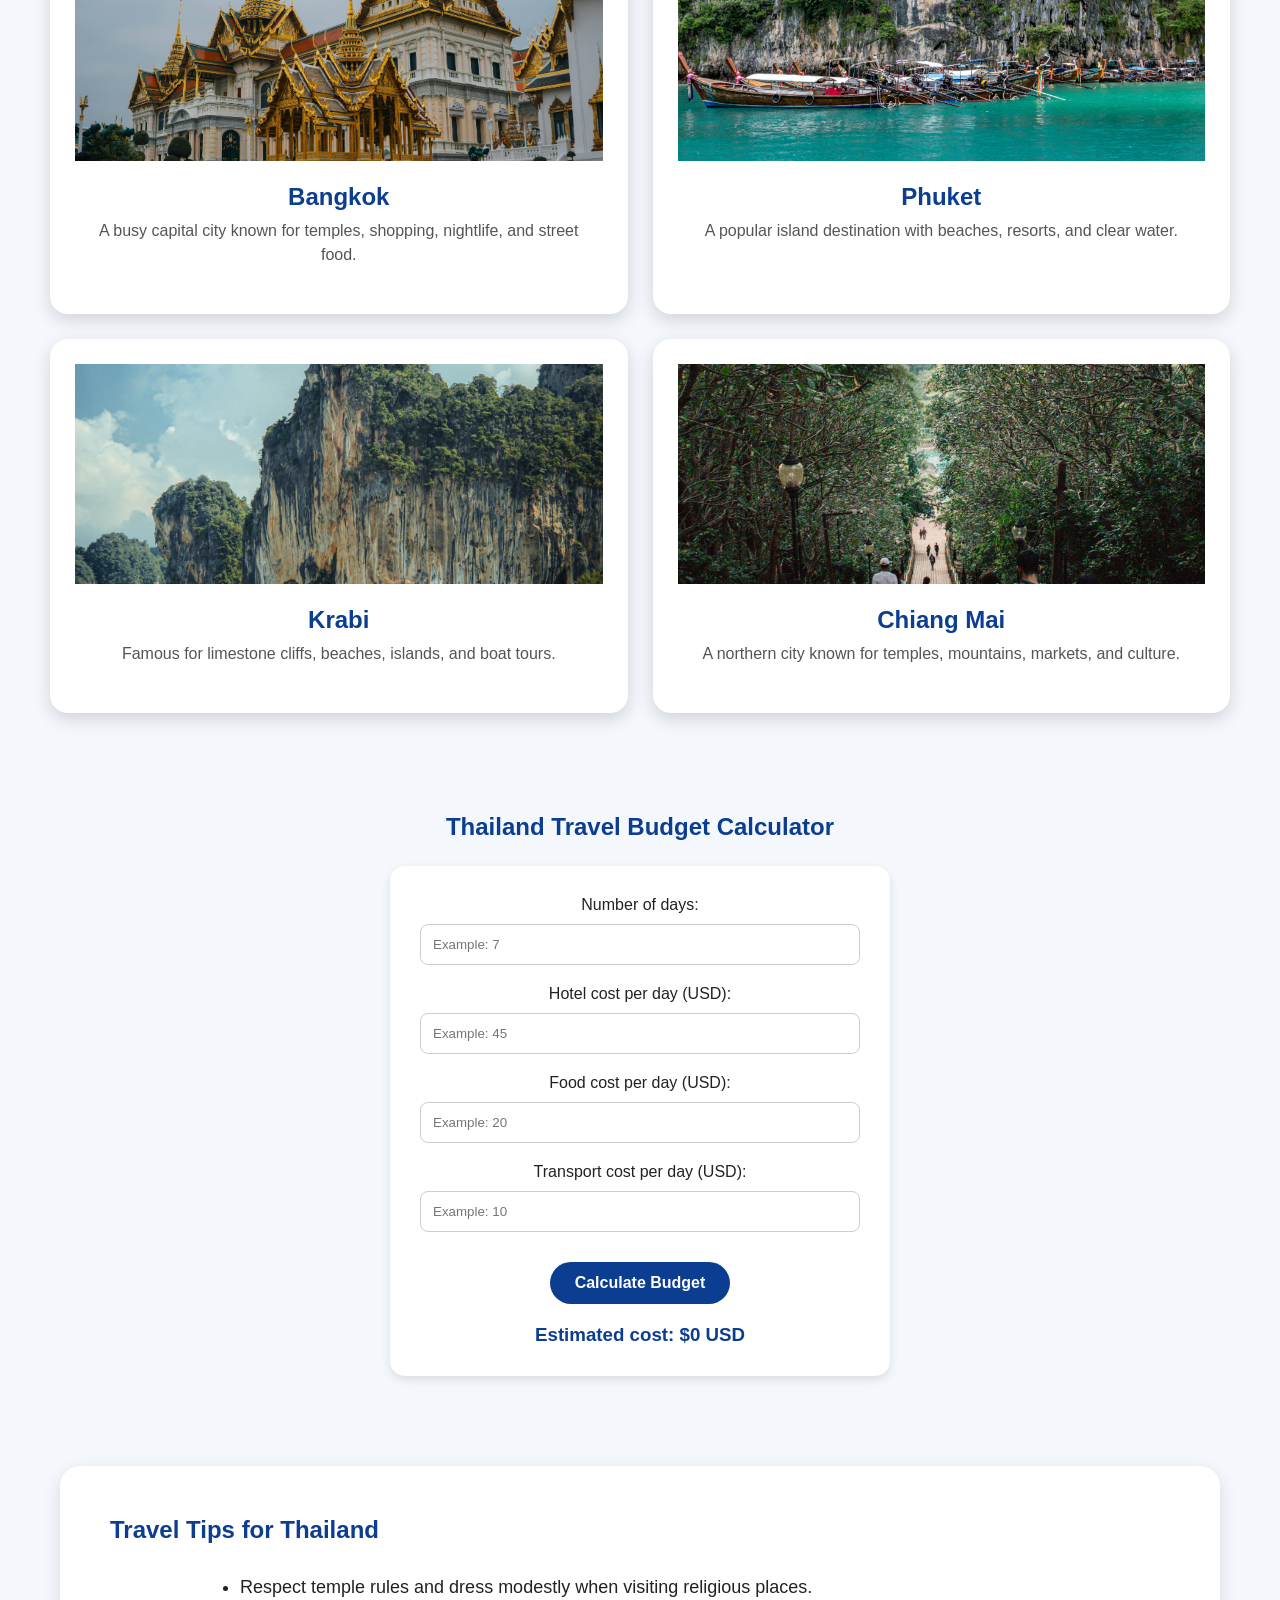
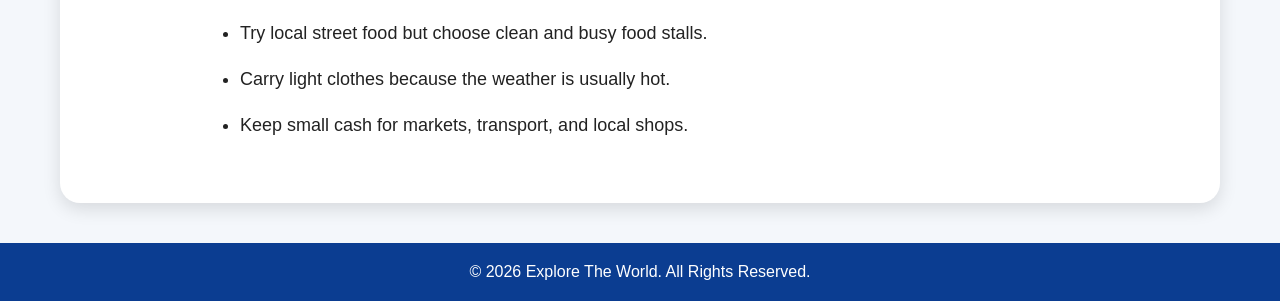
<file: thailand.html>
<!DOCTYPE html>
<html lang="en">
<head>
    <meta charset="UTF-8">
    <meta name="viewport" content="width=device-width, initial-scale=1.0">
    <title>Thailand Travel Guide</title>
    <link rel="stylesheet" href="style.css">
</head>
<body>

<nav>
    <h1>Explore The World</h1>
    <ul>
        <li><a href="index.html">Home</a></li>
        <li><a href="#places">Famous Places</a></li>
        <li><a href="#budget">Budget Calculator</a></li>
        <li><a href="#tips">Travel Tips</a></li>
    </ul>
</nav>

<section class="country-hero thailand-hero">
    <div class="country-hero-text">
        <h2>Thailand Travel Guide</h2>
        <p>Explore Bangkok, beaches, islands, street food, and tropical beauty.</p>
    </div>
</section>

<section class="quick-info">
    <div class="info-box">
        <h3>Local Time</h3>
        <p class="countryTime" data-timezone="Asia/Bangkok">Loading...</p>
    </div>
    <div class="info-box">
        <h3>Weather</h3>
        <p>Bangkok: Around 24°C – 35°C depending on season</p>
    </div>
    <div class="info-box">
        <h3>Currency</h3>
        <p>Thai Baht (THB)</p>
    </div>
</section>

<section class="gallery-section">
    <h2>Beautiful Views of Thailand</h2>
    <div class="gallery">
        <img src="images/thailand1.jpg" alt="Thailand view 1">
        <img src="images/thailand2.jpg" alt="Thailand view 2">
        <img src="images/thailand3.jpg" alt="Thailand view 3">
        <img src="images/thailand4.jpg" alt="Thailand view 4">
        <img src="images/thailand5.jpg" alt="Thailand view 5">
        <img src="images/thailand6.jpg" alt="Thailand view 6">
    </div>
</section>

<section id="places" class="places-section">
    <h2>Most Famous Places in Thailand</h2>
    <div class="place-cards">
        <div class="place-card">
            <img src="images/thailand1.jpg" alt="Bangkok">
            <h3>Bangkok</h3>
            <p>A busy capital city known for temples, shopping, nightlife, and street food.</p>
        </div>
        <div class="place-card">
            <img src="images/thailand2.jpg" alt="Phuket">
            <h3>Phuket</h3>
            <p>A popular island destination with beaches, resorts, and clear water.</p>
        </div>
        <div class="place-card">
            <img src="images/thailand3.jpg" alt="Krabi">
            <h3>Krabi</h3>
            <p>Famous for limestone cliffs, beaches, islands, and boat tours.</p>
        </div>
        <div class="place-card">
            <img src="images/thailand4.jpg" alt="Chiang Mai">
            <h3>Chiang Mai</h3>
            <p>A northern city known for temples, mountains, markets, and culture.</p>
        </div>
    </div>
</section>

<section id="budget" class="budget-section">
    <h2>Thailand Travel Budget Calculator</h2>
    <div class="budget-box">
        <label>Number of days:</label>
        <input type="number" id="days" placeholder="Example: 7">
        <label>Hotel cost per day (USD):</label>
        <input type="number" id="hotel" placeholder="Example: 45">
        <label>Food cost per day (USD):</label>
        <input type="number" id="food" placeholder="Example: 20">
        <label>Transport cost per day (USD):</label>
        <input type="number" id="transport" placeholder="Example: 10">
        <button onclick="calculateBudget()">Calculate Budget</button>
        <h3 id="totalCost">Estimated cost: $0 USD</h3>
    </div>
</section>

<section id="tips" class="tips-section">
    <h2>Travel Tips for Thailand</h2>
    <ul>
        <li>Respect temple rules and dress modestly when visiting religious places.</li>
        <li>Try local street food but choose clean and busy food stalls.</li>
        <li>Carry light clothes because the weather is usually hot.</li>
        <li>Keep small cash for markets, transport, and local shops.</li>
    </ul>
</section>

<footer>
    <p>© 2026 Explore The World. All Rights Reserved.</p>
</footer>

<script src="script.js"></script>
</body>
</html>
</file>
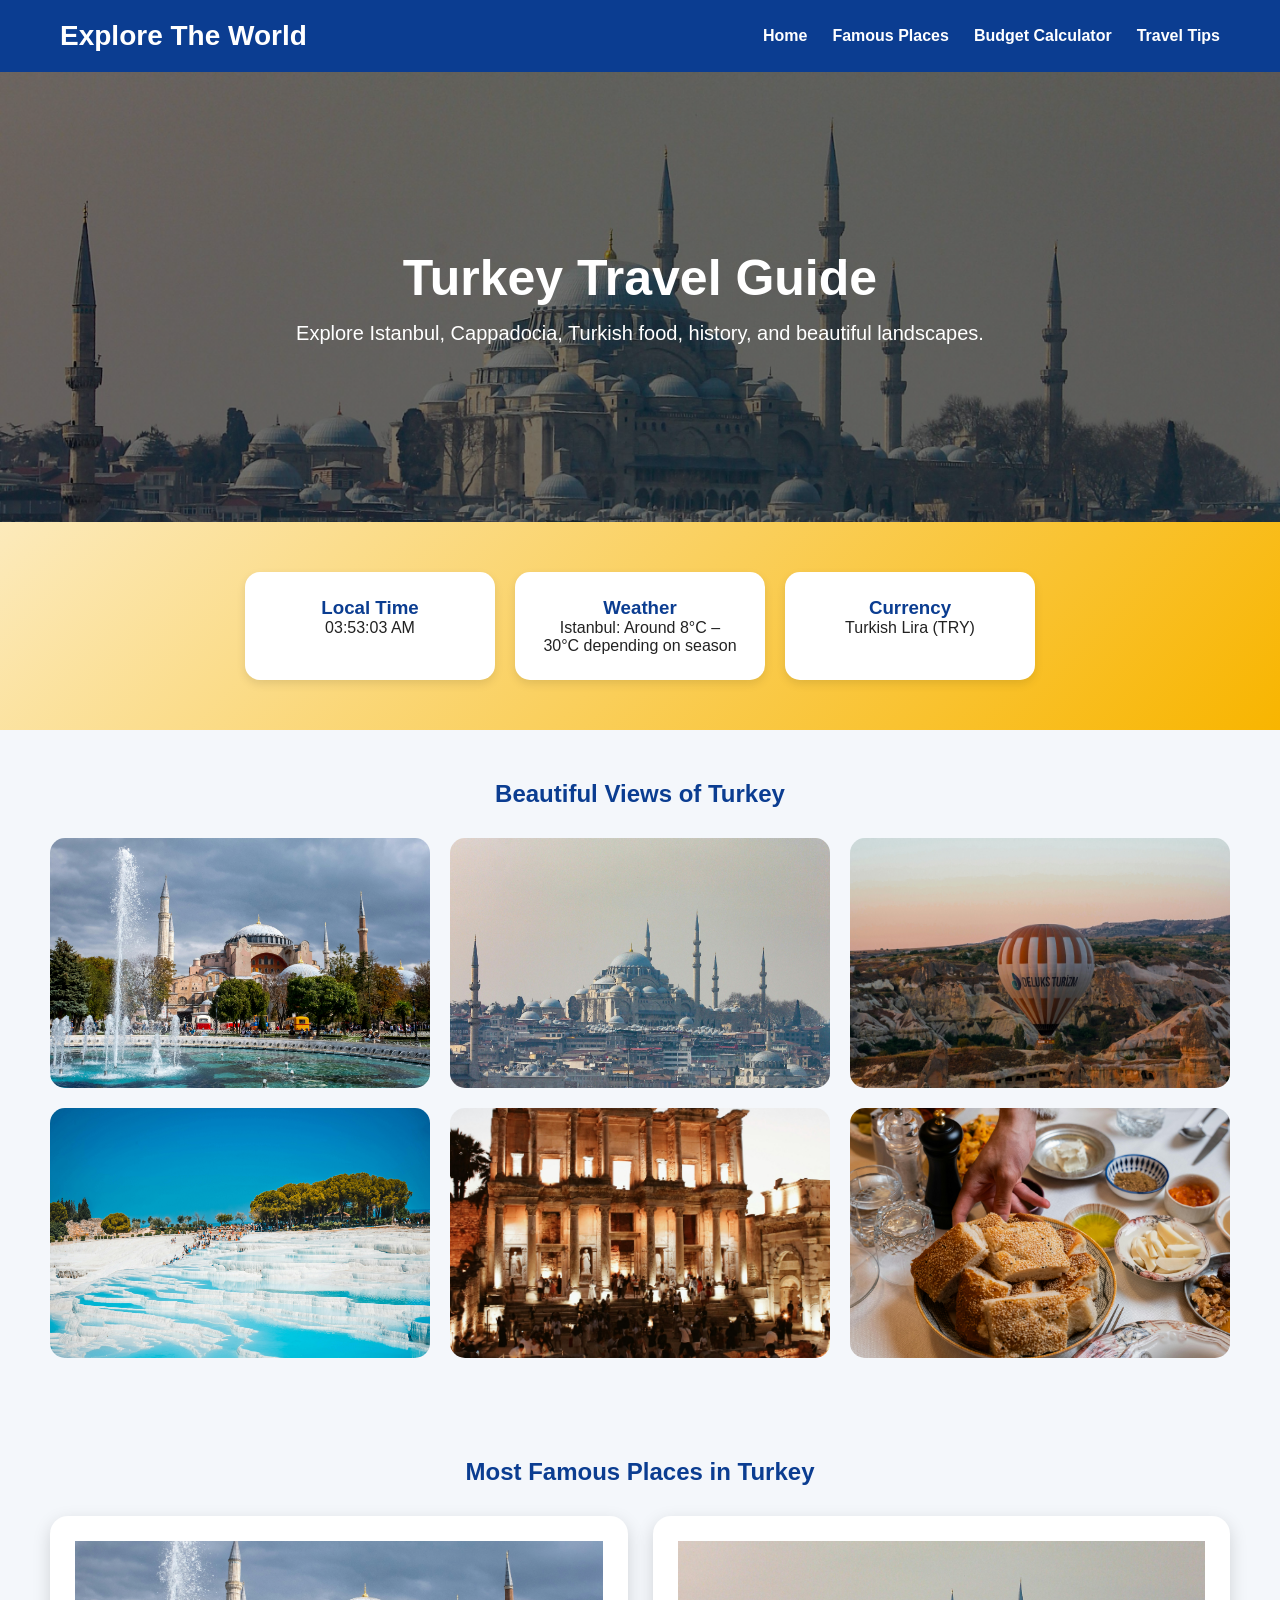
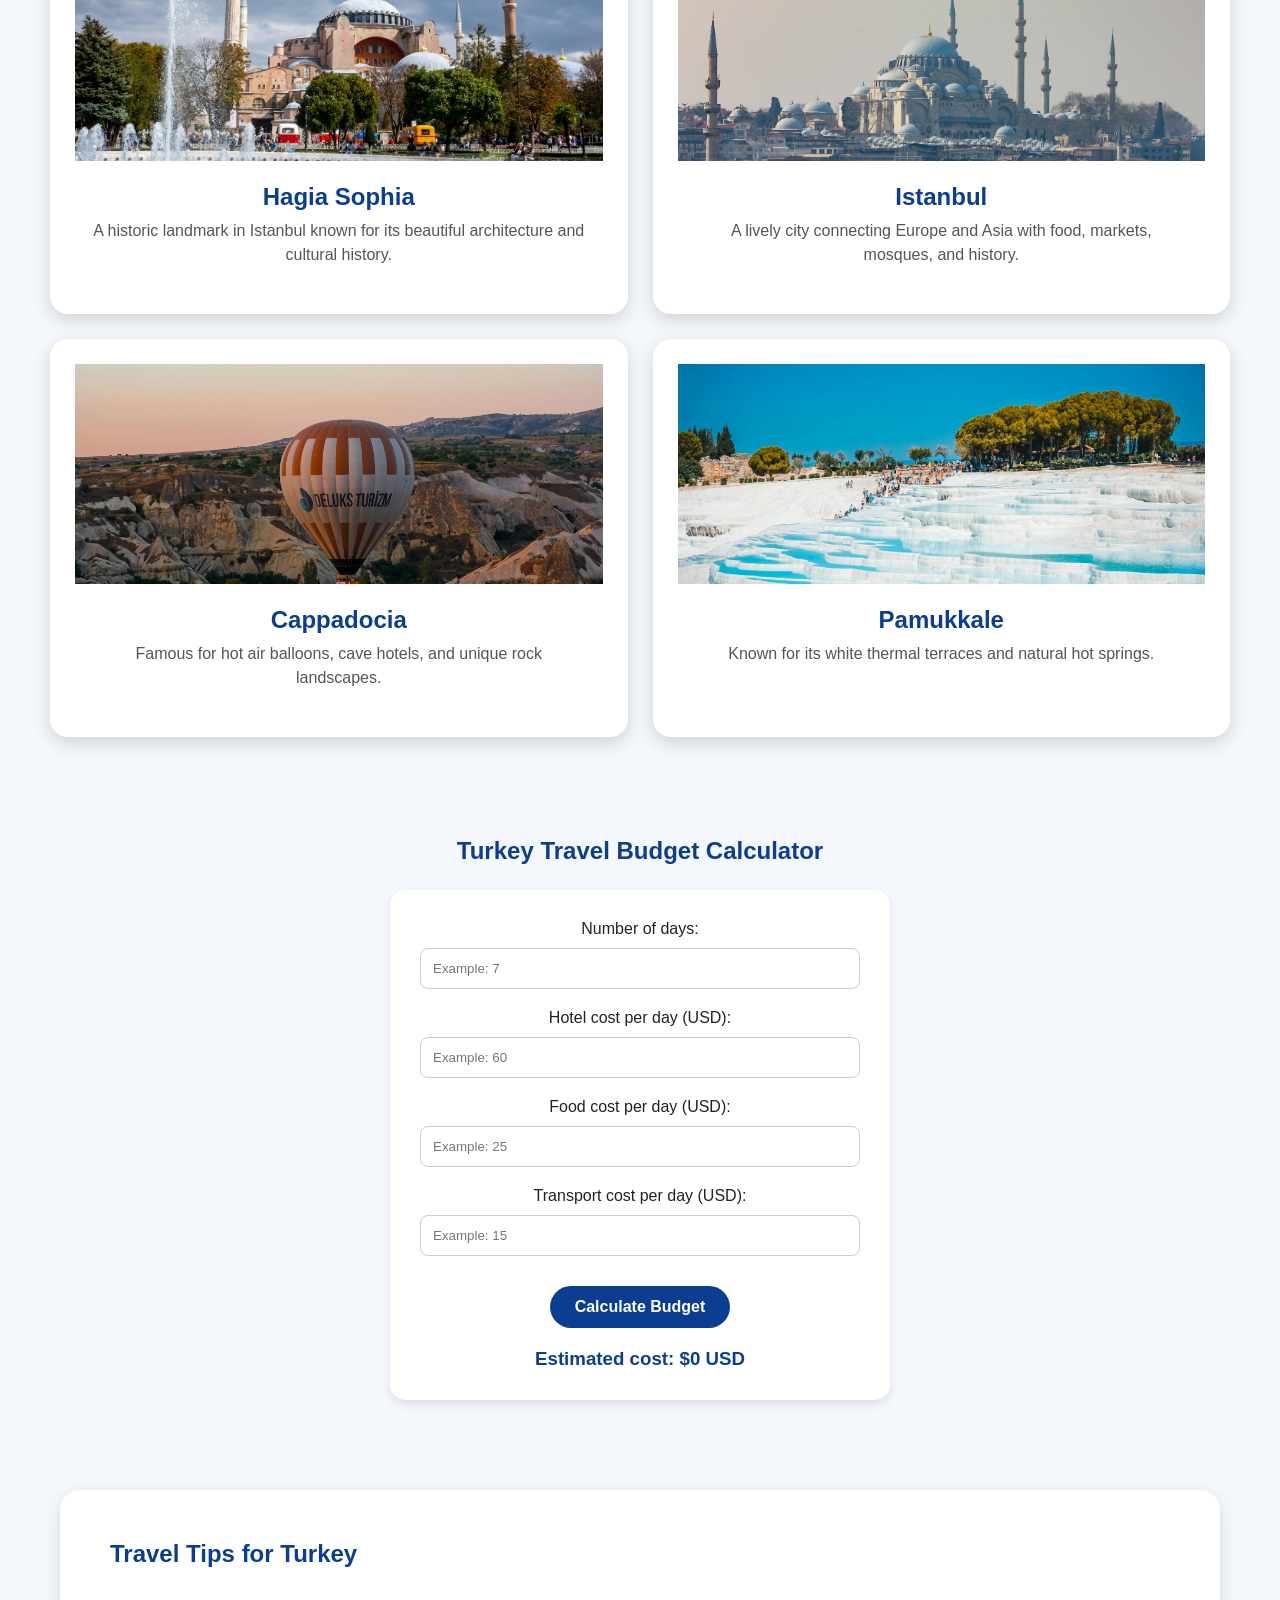
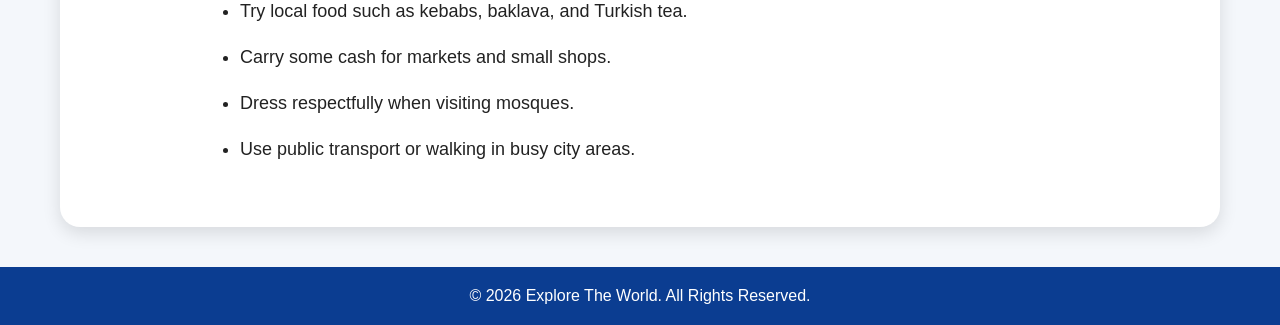
<file: turkey.html>
<!DOCTYPE html>
<html lang="en">
<head>
    <meta charset="UTF-8">
    <meta name="viewport" content="width=device-width, initial-scale=1.0">
    <title>Turkey Travel Guide</title>
    <link rel="stylesheet" href="style.css">
</head>
<body>

<nav>
    <h1>Explore The World</h1>
    <ul>
        <li><a href="index.html">Home</a></li>
        <li><a href="#places">Famous Places</a></li>
        <li><a href="#budget">Budget Calculator</a></li>
        <li><a href="#tips">Travel Tips</a></li>
    </ul>
</nav>

<section class="country-hero turkey-hero">
    <div class="country-hero-text">
        <h2>Turkey Travel Guide</h2>
        <p>Explore Istanbul, Cappadocia, Turkish food, history, and beautiful landscapes.</p>
    </div>
</section>

<section class="quick-info">
    <div class="info-box">
        <h3>Local Time</h3>
        <p class="countryTime" data-timezone="Europe/Istanbul">Loading...</p>
    </div>
    <div class="info-box">
        <h3>Weather</h3>
        <p>Istanbul: Around 8°C – 30°C depending on season</p>
    </div>
    <div class="info-box">
        <h3>Currency</h3>
        <p>Turkish Lira (TRY)</p>
    </div>
</section>

<section class="gallery-section">
    <h2>Beautiful Views of Turkey</h2>
    <div class="gallery">
        <img src="images/turkey1.jpg" alt="Turkey view 1">
        <img src="images/turkey2.jpg" alt="Turkey view 2">
        <img src="images/turkey3.jpg" alt="Turkey view 3">
        <img src="images/turkey4.jpg" alt="Turkey view 4">
        <img src="images/turkey5.jpg" alt="Turkey view 5">
        <img src="images/turkey6.jpg" alt="Turkey view 6">
    </div>
</section>

<section id="places" class="places-section">
    <h2>Most Famous Places in Turkey</h2>
    <div class="place-cards">
        <div class="place-card">
            <img src="images/turkey1.jpg" alt="Hagia Sophia">
            <h3>Hagia Sophia</h3>
            <p>A historic landmark in Istanbul known for its beautiful architecture and cultural history.</p>
        </div>
        <div class="place-card">
            <img src="images/turkey2.jpg" alt="Istanbul">
            <h3>Istanbul</h3>
            <p>A lively city connecting Europe and Asia with food, markets, mosques, and history.</p>
        </div>
        <div class="place-card">
            <img src="images/turkey3.jpg" alt="Cappadocia">
            <h3>Cappadocia</h3>
            <p>Famous for hot air balloons, cave hotels, and unique rock landscapes.</p>
        </div>
        <div class="place-card">
            <img src="images/turkey4.jpg" alt="Pamukkale">
            <h3>Pamukkale</h3>
            <p>Known for its white thermal terraces and natural hot springs.</p>
        </div>
    </div>
</section>

<section id="budget" class="budget-section">
    <h2>Turkey Travel Budget Calculator</h2>
    <div class="budget-box">
        <label>Number of days:</label>
        <input type="number" id="days" placeholder="Example: 7">
        <label>Hotel cost per day (USD):</label>
        <input type="number" id="hotel" placeholder="Example: 60">
        <label>Food cost per day (USD):</label>
        <input type="number" id="food" placeholder="Example: 25">
        <label>Transport cost per day (USD):</label>
        <input type="number" id="transport" placeholder="Example: 15">
        <button onclick="calculateBudget()">Calculate Budget</button>
        <h3 id="totalCost">Estimated cost: $0 USD</h3>
    </div>
</section>

<section id="tips" class="tips-section">
    <h2>Travel Tips for Turkey</h2>
    <ul>
        <li>Try local food such as kebabs, baklava, and Turkish tea.</li>
        <li>Carry some cash for markets and small shops.</li>
        <li>Dress respectfully when visiting mosques.</li>
        <li>Use public transport or walking in busy city areas.</li>
    </ul>
</section>

<footer>
    <p>© 2026 Explore The World. All Rights Reserved.</p>
</footer>

<script src="script.js"></script>
</body>
</html>
</file>
<file: style.css>
* {
    margin: 0;
    padding: 0;
    box-sizing: border-box;
    font-family: Arial, sans-serif;
}

body {
    background-color: #f4f7fb;
    color: #222;
}

nav {
    display: flex;
    justify-content: space-between;
    align-items: center;
    padding: 20px 60px;
    background-color: #0b3d91;
    color: white;
}

nav h1 {
    font-size: 28px;
}

nav ul {
    display: flex;
    list-style: none;
    gap: 25px;
}

nav a {
    color: white;
    text-decoration: none;
    font-weight: bold;
}

.hero {
    height: 450px;
    background: linear-gradient(rgba(0,0,0,0.45), rgba(0,0,0,0.45)), url("images/japan.jpg");
    background-size: cover;
    background-position: center;
    display: flex;
    align-items: center;
    justify-content: center;
    text-align: center;
}

.hero-text {
    color: white;
    max-width: 700px;
}

.hero-text h2 {
    font-size: 45px;
    margin-bottom: 15px;
}

.hero-text p {
    font-size: 18px;
    margin-bottom: 25px;
}

button {
    padding: 12px 25px;
    border: none;
    background-color: #ffb703;
    color: #222;
    font-size: 16px;
    font-weight: bold;
    border-radius: 25px;
    cursor: pointer;
}

.destinations {
    padding: 50px 60px;
    text-align: center;
}

.destinations h2 {
    font-size: 35px;
    margin-bottom: 35px;
}

.cards {
    display: grid;
    grid-template-columns: repeat(3, 1fr);
    gap: 25px;
}

.card {
    background-color: white;
    border-radius: 15px;
    overflow: hidden;
    box-shadow: 0 4px 12px rgba(0,0,0,0.12);
    transition: 0.3s;
}

.card:hover {
    transform: translateY(-8px);
}

.card img {
    width: 100%;
    height: 220px;
    object-fit: cover;
}

.card h3 {
    font-size: 24px;
    margin: 15px 0 8px;
}

.card p {
    padding: 0 18px 20px;
    line-height: 1.5;
    color: #555;
}

@media (max-width: 900px) {
    .cards {
        grid-template-columns: repeat(2, 1fr);
    }

    nav {
        padding: 20px 30px;
    }
}

@media (max-width: 600px) {
    nav {
        flex-direction: column;
        gap: 15px;
    }

    nav ul {
        flex-direction: column;
        text-align: center;
    }

    .cards {
        grid-template-columns: 1fr;
    }

    .hero-text h2 {
        font-size: 32px;
    }
}
#searchInput {
    width: 60%;
    max-width: 500px;
    padding: 12px;
    margin-bottom: 35px;
    border: 2px solid #ccc;
    border-radius: 10px;
    font-size: 16px;
}
.card-link {
    text-decoration: none;
    color: inherit;
}
.country-hero {
    height: 450px;
    display: flex;
    align-items: center;
    justify-content: center;
    text-align: center;
    color: white;
}

.japan-hero {
    background: linear-gradient(rgba(0,0,0,0.5), rgba(0,0,0,0.5)),
    url("images/japan1.jpg");
    background-size: cover;
    background-position: center;
}

.country-hero-text h2 {
    font-size: 50px;
    margin-bottom: 15px;
}

.country-hero-text p {
    font-size: 20px;
}

.quick-info {
    display: flex;
    justify-content: center;
    gap: 20px;
    padding: 50px;
    flex-wrap: wrap;
}

.info-box {
    background: white;
    padding: 25px;
    width: 250px;
    border-radius: 15px;
    box-shadow: 0 4px 10px rgba(0,0,0,0.1);
    text-align: center;
}

.gallery-section {
    padding: 50px;
    text-align: center;
}

.gallery {
    display: grid;
    grid-template-columns: repeat(3, 1fr);
    gap: 20px;
    margin-top: 30px;
}

.gallery img {
    width: 100%;
    height: 250px;
    object-fit: cover;
    border-radius: 15px;
    transition: 0.3s;
}

.gallery img:hover {
    transform: scale(1.03);
}

.places-section {
    padding: 50px;
    text-align: center;
}

.place-cards {
    display: grid;
    grid-template-columns: repeat(2, 1fr);
    gap: 25px;
    margin-top: 30px;
}

.place-card {
    background: white;
    padding: 25px;
    border-radius: 15px;
    box-shadow: 0 4px 10px rgba(0,0,0,0.1);
}

.budget-section {
    padding: 50px;
    text-align: center;
}

.budget-box {
    background: white;
    max-width: 500px;
    margin: auto;
    padding: 30px;
    border-radius: 15px;
    box-shadow: 0 4px 10px rgba(0,0,0,0.1);
}

.budget-box input {
    width: 100%;
    padding: 12px;
    margin: 10px 0 20px;
    border-radius: 8px;
    border: 1px solid #ccc;
}

.tips-section {
    padding: 50px;
}

.tips-section ul {
    max-width: 800px;
    margin: auto;
    line-height: 2;
}

footer {
    background: #0b3d91;
    color: white;
    text-align: center;
    padding: 20px;
    margin-top: 40px;
}
.place-card {
    background: white;
    border-radius: 18px;
    overflow: hidden;
    box-shadow: 0 6px 18px rgba(0,0,0,0.15);
    transition: 0.3s;
    text-align: center;
}

.place-card:hover {
    transform: translateY(-8px);
}

.place-card img {
    width: 100%;
    height: 220px;
    object-fit: cover;
}

.place-card h3 {
    font-size: 24px;
    margin: 18px 0 8px;
    color: #0b3d91;
}

.place-card p {
    padding: 0 18px 22px;
    color: #555;
    line-height: 1.5;
}
footer {
    background: #0b3d91;
    color: white;
    text-align: center;
    padding: 20px;
    margin-top: 40px;
}
.quick-info {
    background: linear-gradient(135deg, #fceabb, #f8b500);
}

.info-box h3 {
    color: #0b3d91;
}

.places-section {
    background: #f4f7fb;
}

.places-section h2,
.gallery-section h2,
.budget-section h2,
.tips-section h2 {
    color: #0b3d91;
    margin-bottom: 25px;
}

.budget-box button {
    margin-top: 10px;
    background: #0b3d91;
    color: white;
}

.budget-box button:hover {
    background: #ffb703;
    color: #222;
}

#totalCost {
    margin-top: 20px;
    color: #0b3d91;
}

.tips-section {
    background: white;
    border-radius: 20px;
    margin: 40px 60px;
    box-shadow: 0 6px 18px rgba(0,0,0,0.12);
}

.tips-section li {
    font-size: 18px;
    margin-bottom: 10px;
}
.card-link {
    text-decoration: none;
    color: inherit;
}
.france-hero {
    background: linear-gradient(rgba(0,0,0,0.5), rgba(0,0,0,0.5)),
    url("images/france.jpg");
    background-size: cover;
    background-position: center;
}
.italy-hero {
    background: linear-gradient(rgba(0,0,0,0.5), rgba(0,0,0,0.5)),
    url("images/italy4.jpg");
    background-size: cover;
    background-position: center;
}
.australia-hero {
    background: linear-gradient(rgba(0,0,0,0.5), rgba(0,0,0,0.5)),
    url("images/australia1.jpg");
    background-size: cover;
    background-position: center;
}
.canada-hero {
    background: linear-gradient(rgba(0,0,0,0.5), rgba(0,0,0,0.5)),
    url("images/canada5.jpg");
    background-size: cover;
    background-position: center;
}
.maldives-hero {
    background: linear-gradient(rgba(0,0,0,0.5), rgba(0,0,0,0.5)),
    url("images/maldives.jpg");
    background-size: cover;
    background-position: center;
}
.southkorea-hero {
    background: linear-gradient(rgba(0,0,0,0.5), rgba(0,0,0,0.5)),
    url("images/southkorea2.jpg");
    background-size: cover;
    background-position: center;
}
.switzerland-hero {
    background: linear-gradient(rgba(0,0,0,0.5), rgba(0,0,0,0.5)),
    url("images/switzerland4.jpg");
    background-size: cover;
    background-position: center;
}
.thailand-hero {
    background: linear-gradient(rgba(0,0,0,0.5), rgba(0,0,0,0.5)),
    url("images/thailand2.jpg");
    background-size: cover;
    background-position: center;
}
.turkey-hero {
    background: linear-gradient(rgba(0,0,0,0.5), rgba(0,0,0,0.5)),
    url("images/turkey2.jpg");
    background-size: cover;
    background-position: center;
}
</file>
